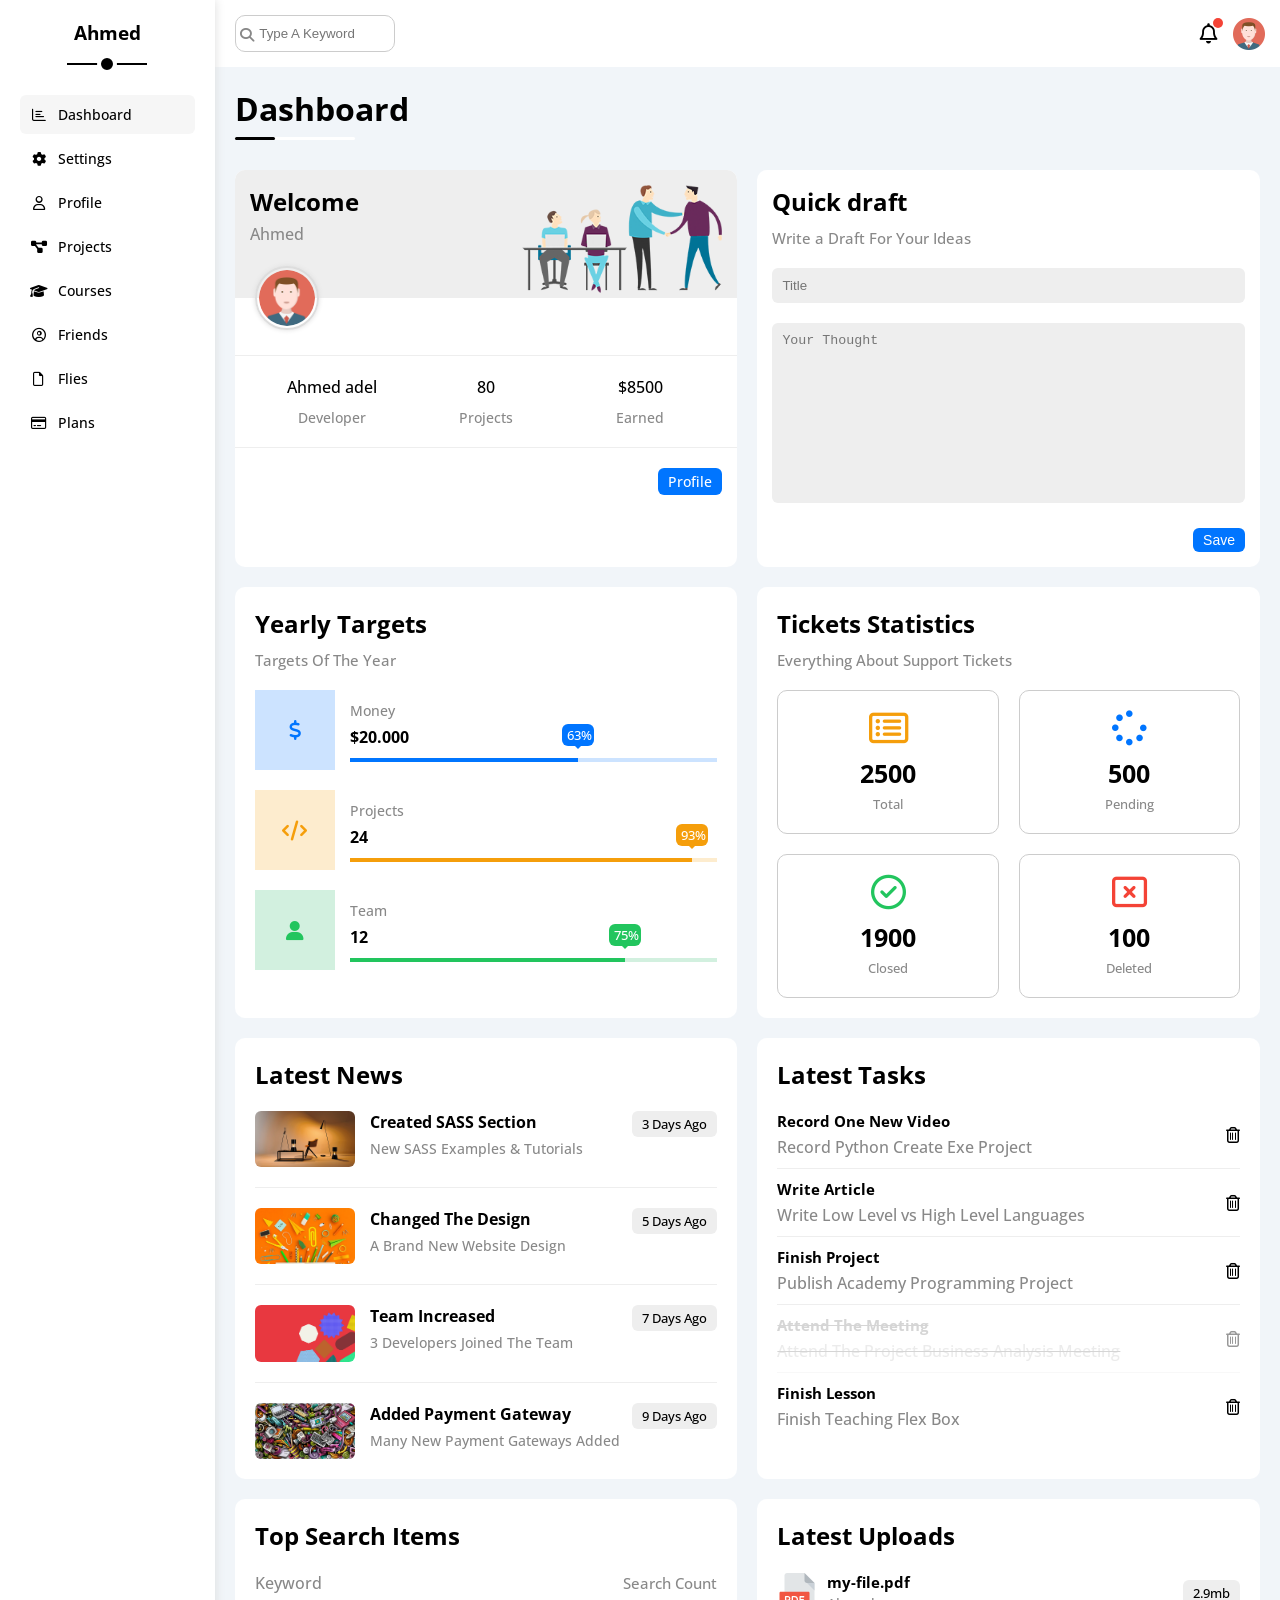
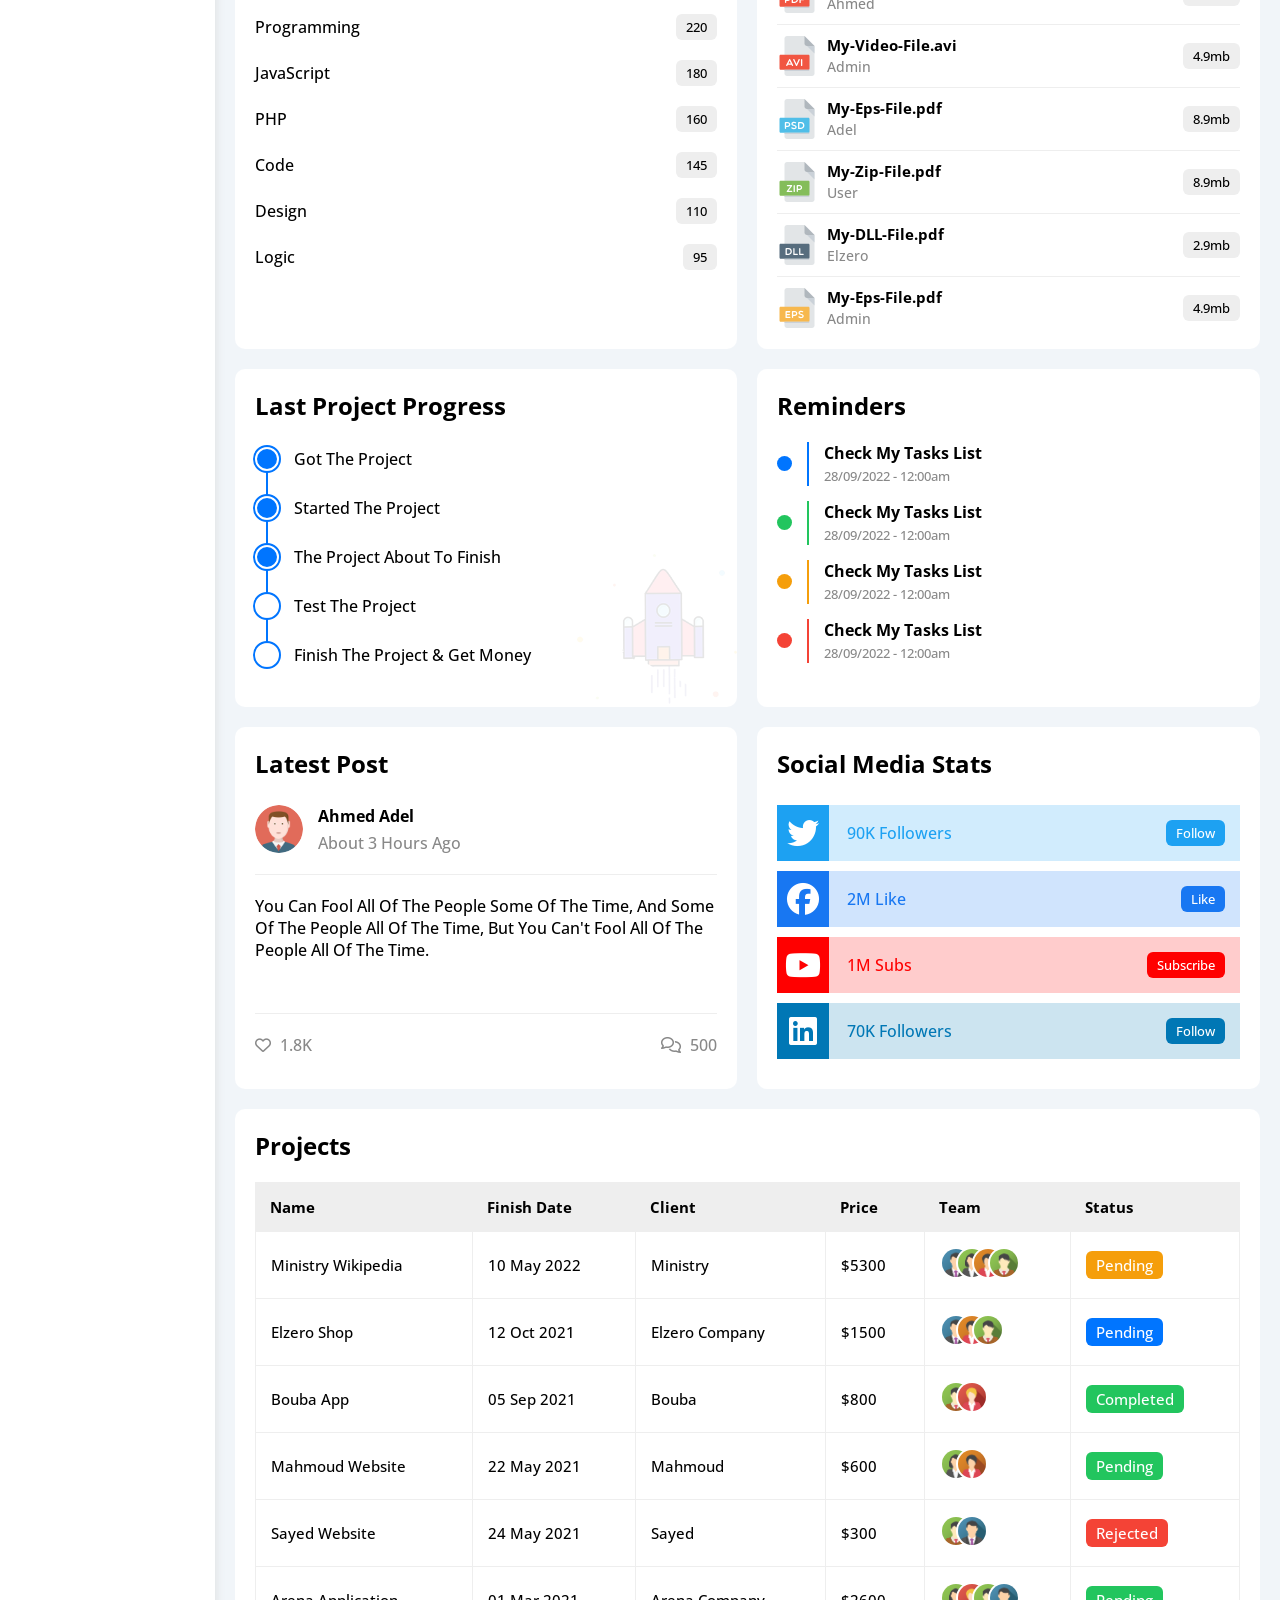
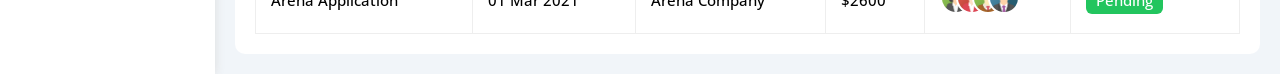
<file: index.html>
<!DOCTYPE html>
<html lang="en">

<head>
    <meta charset="UTF-8">
    <meta name="viewport" content="width=device-width, initial-scale=1.0">
    <link rel="stylesheet" href="css/framework.css">
    <link rel="stylesheet" href="css/master.css">
    <link rel="stylesheet" href="css/all.min.css">
    <link rel="preconnect" href="https://fonts.googleapis.com">
    <link rel="preconnect" href="https://fonts.gstatic.com" crossorigin>
    <link
        href="https://fonts.googleapis.com/css2?family=Open+Sans:ital,wdth,wght@0,75..100,300..800;1,75..100,300..800&display=swap"
        rel="stylesheet">
    <title>Dashboard</title>
</head>

<body>
    <div class="page d-flex ">
        <div class="sidebar bg-white p-20 p-relative">
            <h3 class="p-relative txt-c mt-0">Ahmed</h3>
            <ul>
                <li>
                    <a class="active d-flex align-center fs-14 c-black rad-6 p-10" href="index.html">
                        <i class="fa-regular fa-chart-bar fa-fw"></i>
                        <span class="hide-mobile">Dashboard</span>
                    </a>
                </li>
                <li>
                    <a class=" d-flex align-center fs-14 c-black rad-6 p-10" href="settings.html">
                        <i class="fa-solid fa-gear fa-fw"></i>
                        <span class="hide-mobile">Settings</span>
                    </a>
                </li>
                <li>
                    <a class=" d-flex align-center fs-14 c-black rad-6 p-10" href="profile.html">
                        <i class="fa-regular fa-user fa-fw"></i>
                        <span class="hide-mobile">Profile</span>
                    </a>
                </li>
                <li>
                    <a class=" d-flex align-center fs-14 c-black rad-6 p-10" href="projects.html">
                        <i class="fa-solid fa-diagram-project fa-fw"></i>
                        <span class="hide-mobile">Projects</span>
                    </a>
                </li>
                <li>
                    <a class=" d-flex align-center fs-14 c-black rad-6 p-10" href="courses.html">
                        <i class="fa-solid fa-graduation-cap fa-fw"></i>
                        <span class="hide-mobile">Courses</span>
                    </a>
                </li>
                <li>
                    <a class=" d-flex align-center fs-14 c-black rad-6 p-10" href="friends.html">
                        <i class="fa-regular fa-circle-user fa-fw"></i>
                        <span class="hide-mobile">Friends</span>
                    </a>
                </li>
                <li>
                    <a class=" d-flex align-center fs-14 c-black rad-6 p-10" href="files.html">
                        <i class="fa-regular fa-file fa-fw"></i>
                        <span class="hide-mobile">Flies</span>
                    </a>
                </li>
                <li>
                    <a class=" d-flex align-center fs-14 c-black rad-6 p-10" href="plans.html">
                        <i class="fa-regular fa-credit-card fa-fw"></i>
                        <span class="hide-mobile">Plans</span>
                    </a>
                </li>
            </ul>
        </div>
        <div class="content w-full">
            <!-- start head -->
            <div class="head bg-white p-15 between-flex">
                <div class="search p-relative">
                    <input class="p-10" type="search" placeholder=" Type A Keyword">
                </div>
                <div class="icons d-flex align-center">
                    <span class="notification p-relative">
                        <i class="fa-regular fa-bell fa-lg"></i>
                    </span>
                    <img src="img/avatar.png" alt="profile">
                </div>
            </div>
            <!-- end head -->
            <h1 class="p-relative">Dashboard</h1>
            <div class="wrapper d-grid gap-20 mb-20">
                <!-- start welcome widget -->
                <div class="welcome bg-white rad-10 txt-c-mobile block-mobile ">
                    <div class="intro p-15 d-flex space-between bg-eee">
                        <div>
                            <h2 class="m-0">Welcome</h2>
                            <p class="c-grey mt-5">Ahmed</p>
                        </div>
                        <img src="img/welcome.png" class="hide-mobile" alt="">
                    </div>
                    <img src="img/avatar.png" alt="" class="avatar">
                    <div class="body txt-c d-flex p-20 mt-20 mb-20 block-mobile">
                        <div>Ahmed adel <span class="d-block c-grey fs-14 mt-10">Developer</span></div>
                        <div>80 <span class="d-block c-grey fs-14 mt-10">Projects</span></div>
                        <div>$8500 <span class="d-block c-grey fs-14 mt-10">Earned</span></div>
                    </div>
                    <a href="profile.html" class="visit d-block fs-14 bg-blue c-white w-fit btn-shape">Profile</a>
                </div>
                <!-- end welcome widget -->
                <!-- start Quick Draft -->
                <div class="quick-draft bg-white rad-10 p-15">
                    <h2 class=" mt-0 mb-10">Quick draft</h2>
                    <p class="c-grey m-0 mb-20 fs-15">Write a Draft For Your Ideas</p>
                    <form action="">
                        <input class="w-full p-10 b-none bg-eee rad-6 mb-20 " type="text" placeholder="Title">
                        <textarea class="resize-none w-full bg-eee b-none p-10 mb-20 rad-6" placeholder="Your Thought"
                            r></textarea>
                        <input class="save btn-shape bg-blue c-white b-none w-fit d-block fs-14" type="submit"
                            value="Save">
                    </form>
                </div>
                <!-- end Quick Draft -->
                <!-- start targets -->
                <div class="targets p-20 bg-white rad-10">
                    <h2 class="mt-0 mb-10">Yearly Targets</h2>
                    <p class="mt-0 mb-20 c-grey fs-15">Targets Of The Year</p>
                    <div class="target-row blue d-flex align-center">
                        <div class="icon center-flex">
                            <i class="fa-solid fa-dollar-sign fa-lg c-blue"></i>
                        </div>
                        <div class="details">
                            <span class="fs-14 c-grey">Money</span>
                            <span class="d-block mt-5 mb-10 fw-bold">$20.000</span>
                            <div class="progress p-relative ">
                                <span class="bg-blue blue" style="width: 62%">
                                    <span class="bg-blue c-white">63%</span>
                                </span>
                            </div>
                        </div>
                    </div>
                    <div class="target-row orange d-flex align-center">
                        <div class="icon center-flex">
                            <i class="fa-solid fa-code fa-lg c-orange"></i>
                        </div>
                        <div class="details">
                            <span class="fs-14 c-grey">Projects</span>
                            <span class="d-block mt-5 mb-10 fw-bold">24</span>
                            <div class="progress p-relative ">
                                <span class="bg-orange orange" style="width: 93%">
                                    <span class="bg-orange c-white">93%</span>
                                </span>
                            </div>
                        </div>
                    </div>
                    <div class="target-row green d-flex align-center">
                        <div class="icon center-flex">
                            <i class="fa-solid fa-user fa-lg c-green"></i>
                        </div>
                        <div class="details">
                            <span class="fs-14 c-grey">Team</span>
                            <span class="d-block mt-5 mb-10 fw-bold">12</span>
                            <div class="progress p-relative ">
                                <span class="bg-green green" style="width: 75%">
                                    <span class="bg-green c-white">75%</span>
                                </span>
                            </div>
                        </div>
                    </div>
                </div>
                <!-- end targets -->
                <!-- start ticket widget -->
                <div class="ticket p-20 bg-white rad-10">
                    <h2 class="mt-0 mb-10">Tickets Statistics</h2>
                    <p class="c-grey fs-15 mb-20 mt-0">Everything About Support Tickets</p>
                    <div class=" d-flex txt-c f-wrap gap-20 ">
                        <div class="box c-grey p-20 rad-10 fs-13">
                            <i class="fa-regular fa-rectangle-list fa-2x mb-10 c-orange"></i>
                            <span class="fs-25 fw-bold d-block c-black mb-5">2500</span>
                            Total
                        </div>
                        <div class="box c-grey p-20 rad-10 fs-13">
                            <i class="fa-solid fa-spinner fa-2x mb-10 c-blue"></i>
                            <span class="fs-25 fw-bold d-block c-black mb-5">500</span>
                            Pending
                        </div>
                        <div class="box c-grey p-20 rad-10 fs-13">
                            <i class="fa-regular fa-circle-check fa-2x mb-10 c-green"></i>
                            <span class="fs-25 fw-bold d-block c-black mb-5">1900</span>
                            Closed
                        </div>
                        <div class="box c-grey p-20 rad-10 fs-13">
                            <i class="fa-regular fa-rectangle-xmark fa-2x mb-10 c-red"></i>
                            <span class="fs-25 fw-bold d-block c-black mb-5">100</span>
                            Deleted
                        </div>
                    </div>
                </div>
                <!-- end ticket widget -->
                <!-- start Latest News -->
                <div class="latest-news p-20 bg-white rad-10 txt-c-mobile">
                    <h2 class="m-0 mb-20">Latest News</h2>
                    <div class="news-row d-flex">
                        <img src="img/news-01.png" alt="">
                        <div class="info">
                            <h3>Created SASS Section</h3>
                            <p class="c-grey fs-14 m-0">New SASS Examples & Tutorials</p>
                        </div>
                        <div class="bg-eee btn-shape fs-13 label">3 Days Ago</div>
                    </div>
                    <div class="news-row d-flex">
                        <img src="img/news-02.png" alt="">
                        <div class="info">
                            <h3>Changed The Design</h3>
                            <p class="c-grey fs-14 m-0">A Brand New Website Design</p>
                        </div>
                        <div class="bg-eee btn-shape fs-13 label">5 Days Ago</div>
                    </div>
                    <div class="news-row d-flex">
                        <img src="img/news-03.png" alt="">
                        <div class="info">
                            <h3>Team Increased</h3>
                            <p class="c-grey fs-14 m-0">3 Developers Joined The Team</p>
                        </div>
                        <div class="bg-eee btn-shape fs-13 label">7 Days Ago</div>
                    </div>
                    <div class="news-row d-flex">
                        <img src="img/news-04.png" alt="">
                        <div class="info">
                            <h3>Added Payment Gateway</h3>
                            <p class="c-grey fs-14 m-0">Many New Payment Gateways Added</p>
                        </div>
                        <div class="bg-eee btn-shape fs-13 label">9 Days Ago</div>
                    </div>
                </div>
                <!-- end Latest News -->
                <!-- start tasks -->
                <div class="tasks p-20 bg-white rad-10">
                    <h2 class="m-0 mb-20">Latest Tasks</h2>
                    <div class="tasks-row d-flex align-center">
                        <div class="info">
                            <h3 class="fs-15 m-0 mb-5">Record One New Video</h3>
                            <p class="c-grey m-0">Record Python Create Exe Project</p>
                        </div>
                        <i class="fa-regular fa-trash-can delete"></i>
                    </div>
                    <div class="tasks-row d-flex align-center">
                        <div class="info">
                            <h3 class="fs-15 m-0 mb-5">Write Article</h3>
                            <p class="c-grey m-0">Write Low Level vs High Level Languages</p>
                        </div>
                        <i class="fa-regular fa-trash-can delete"></i>
                    </div>
                    <div class="tasks-row d-flex align-center">
                        <div class="info">
                            <h3 class="fs-15 m-0 mb-5">Finish Project</h3>
                            <p class="c-grey m-0">Publish Academy Programming Project</p>
                        </div>
                        <i class="fa-regular fa-trash-can delete"></i>
                    </div>
                    <div class="tasks-row d-flex align-center">
                        <div class="info">
                            <h3 class="fs-15 m-0 mb-5">Attend The Meeting</h3>
                            <p class="c-grey m-0">Attend The Project Business Analysis Meeting</p>
                        </div>
                        <i class="fa-regular fa-trash-can delete"></i>
                    </div>
                    <div class="tasks-row d-flex align-center">
                        <div class="info">
                            <h3 class="fs-15 m-0 mb-5">Finish Lesson</h3>
                            <p class="c-grey m-0">Finish Teaching Flex Box</p>
                        </div>
                        <i class="fa-regular fa-trash-can delete"></i>
                    </div>
                </div>
                <!-- end tasks -->
                <!-- start search-->
                <div class="search p-20 bg-white rad-10 ">
                    <h2 class="m-0 mb-20">Top Search Items</h2>
                    <div class="items-head c-grey between-flex mb-20">
                        <div>Keyword</div>
                        <div class="fs-15">Search Count</div>
                    </div>
                    <div class="items between-flex mb-20">
                        <div>Programming</div>
                        <div class="bg-eee btn-shape fs-13">220</div>
                    </div>
                    <div class="items between-flex mb-20 ">
                        <div>JavaScript</div>
                        <div class="bg-eee btn-shape fs-13">180</div>
                    </div>
                    <div class="items between-flex mb-20">
                        <div>PHP</div>
                        <div class="bg-eee btn-shape fs-13">160</div>
                    </div>
                    <div class="items between-flex mb-20">
                        <div>Code</div>
                        <div class="bg-eee btn-shape fs-13">145</div>
                    </div>
                    <div class="items between-flex mb-20">
                        <div>Design</div>
                        <div class="bg-eee btn-shape fs-13">110</div>
                    </div>
                    <div class="items between-flex ">
                        <div>Logic</div>
                        <div class="bg-eee btn-shape fs-13">95</div>
                    </div>
                </div>
                <!--end search-->
                <!--start Latest Uploads-->
                <div class="uploads p-20 rad-10 bg-white">
                    <h2 class="m-0 mb-20">Latest Uploads</h2>
                    <div class="uploads-row d-flex align-center">
                        <img src="img/pdf.svg" alt="">
                        <div class="info">
                            <h3 class="fs-15 m-0">my-file.pdf</h3>
                            <span class="c-grey fs-14">Ahmed</span>
                        </div>
                        <div class="file-size bg-eee btn-shape fs-13">2.9mb</div>
                    </div>
                    <div class="uploads-row d-flex align-center">
                        <img src="img/avi.svg" alt="">
                        <div class="info">
                            <h3 class="fs-15 m-0">My-Video-File.avi</h3>
                            <span class="c-grey fs-14">Admin</span>
                        </div>
                        <div class="file-size bg-eee btn-shape fs-13">4.9mb</div>
                    </div>
                    <div class="uploads-row d-flex align-center">
                        <img src="img/psd.svg" alt="">
                        <div class="info">
                            <h3 class="fs-15 m-0">My-Eps-File.pdf</h3>
                            <span class="c-grey fs-14">Adel</span>
                        </div>
                        <div class="file-size bg-eee btn-shape fs-13">8.9mb</div>
                    </div>
                    <div class="uploads-row d-flex align-center">
                        <img src="img/zip.svg" alt="">
                        <div class="info">
                            <h3 class="fs-15 m-0">My-Zip-File.pdf</h3>
                            <span class="c-grey fs-14">User</span>
                        </div>
                        <div class="file-size bg-eee btn-shape fs-13">8.9mb</div>
                    </div>
                    <div class="uploads-row d-flex align-center">
                        <img src="img/dll.svg" alt="">
                        <div class="info">
                            <h3 class="fs-15 m-0">My-DLL-File.pdf</h3>
                            <span class="c-grey fs-14">Elzero</span>
                        </div>
                        <div class="file-size bg-eee btn-shape fs-13">2.9mb</div>
                    </div>
                    <div class="uploads-row d-flex align-center">
                        <img src="img/eps.svg" alt="">
                        <div class="info">
                            <h3 class="fs-15 m-0">My-Eps-File.pdf</h3>
                            <span class="c-grey fs-14">Admin</span>
                        </div>
                        <div class="file-size bg-eee btn-shape fs-13">4.9mb</div>
                    </div>
                </div>
                <!-- end Latest Uploads -->
                <!-- start Project Progress -->
                <div class="last-project bg-white p-20 p-relative rad-10">
                    <h2 class="m-0  mb-20">Last Project Progress</h2>
                    <ul class="m-0 p-relative">
                        <li class="d-flex align-center mt-25 done">Got The Project</li>
                        <li class="d-flex align-center mt-25 done">Started The Project</li>
                        <li class="d-flex align-center mt-25 done">The Project About To Finish</li>
                        <li class="d-flex align-center mt-25 currect">Test The Project</li>
                        <li class="d-flex align-center mt-25 next mb-20">Finish The Project & Get Money</li>
                    </ul>
                    <img class="hide-mobile" src="img/project.png" alt="">
                </div>
                <!-- end Project Progress -->
                <!-- start Reminders -->
                <div class="reminder bg-white p-20 rad-10 ">
                    <h2 class="m-0 mb-20">Reminders</h2>
                    <ul class="m-0">
                        <li class="d-flex align-center mt-15">
                            <span class="key mr-15 bg-blue rad-50"></span>
                            <div class="br pl-15 blue">
                                <div class=" fw-bold">Check My Tasks List</div>
                                <span class="c-grey fs-13">28/09/2022 - 12:00am</span>
                            </div>
                        </li>
                        <li class="d-flex align-center mt-15">
                            <span class="key mr-15 bg-green rad-50"></span>
                            <div class="br pl-15 green">
                                <div class=" fw-bold">Check My Tasks List</div>
                                <span class="c-grey fs-13">28/09/2022 - 12:00am</span>
                            </div>
                        </li>
                        <li class="d-flex align-center mt-15">
                            <span class="key mr-15 bg-orange rad-50"></span>
                            <div class="br pl-15 orange">
                                <div class=" fw-bold">Check My Tasks List</div>
                                <span class="c-grey fs-13">28/09/2022 - 12:00am</span>
                            </div>
                        </li>
                        <li class="d-flex align-center mt-15">
                            <span class="key mr-15 bg-red rad-50"></span>
                            <div class="br pl-15 red">
                                <div class=" fw-bold">Check My Tasks List</div>
                                <span class="c-grey fs-13">28/09/2022 - 12:00am</span>
                            </div>
                        </li>
                    </ul>
                </div>
                <!-- end Reminders -->
                <!-- start Latest Post  -->
                <div class="latest-post bg-white rad-10 p-20">
                    <h2 class="m-0 mb-25">Latest Post</h2>
                    <div class="top d-flex align-center">
                        <img src="img/avatar.png" alt="">
                        <div class="info">
                            <span class="fw-bold mb-5 d-block">Ahmed Adel</span>
                            <span class="c-grey">About 3 Hours Ago</span>
                        </div>
                    </div>
                    <div class="content txt-c-mobile pt-20 pb-20 mb-20 mt-20">
                        <div>You can fool all of the people some of the time, and some of the people all of the time,
                            but
                            you can't fool all of the people all of the time.</div>
                    </div>
                    <div class="stats mt-10 mb-10 between-flex c-grey">
                        <div>
                            <i class="fa-regular fa-heart"></i>
                            <span class="ml-5">1.8K</span>
                        </div>
                        <div>
                            <i class="fa-regular fa-comments"></i>
                            <span class="ml-5">500</span>
                        </div>
                    </div>
                </div>
                <!-- end Latest Post  -->
                <!-- start Social Media -->
                <div class="social-media bg-white p-20 rad-10 p-relative">
                    <h2 class="m-0 mb-25">Social Media Stats</h2>
                    <div class="box twitter between-flex mb-10 p-relative p-15">
                        <i class="fa-brands fa-twitter fa-2x"></i>
                        <span>90K Followers</span>
                        <a class="btn-shape fs-13 c-white" href="#">Follow</a>
                    </div>
                    <div class="box facebook between-flex mb-10 p-relative p-15">
                        <i class="fa-brands fa-facebook fa-2x"></i>
                        <span>2M Like</span>
                        <a class="btn-shape fs-13 c-white" href="#">Like</a>
                    </div>
                    <div class="box youtube between-flex mb-10 p-relative p-15">
                        <i class="fa-brands fa-youtube fa-2x"></i>
                        <span>1M Subs</span>
                        <a class="btn-shape fs-13 c-white" href="#">Subscribe</a>
                    </div>
                    <div class="box linkedin between-flex mb-10 p-relative p-15">
                        <i class="fa-brands fa-linkedin fa-2x"></i>
                        <span>70K Followers</span>
                        <a class="btn-shape fs-13 c-white" href="#">Follow</a>
                    </div>
                </div>
                <!-- end Social Media -->
            </div>
            <!-- start project table -->
            <div class="projects p-20 bg-white rad-10 m-20">
                <h2 class="m-0 mb-20">Projects</h2>
                <div class="responsive-table">
                    <table class="fs-15 w-full">
                        <thead>
                            <tr>
                                <td>Name</td>
                                <td>Finish Date</td>
                                <td>Client</td>
                                <td>Price</td>
                                <td>Team</td>
                                <td>Status</td>
                            </tr>
                        </thead>
                        <tbody>
                            <tr>
                                <td>Ministry Wikipedia</td>
                                <td>10 May 2022</td>
                                <td>Ministry</td>
                                <td>$5300</td>
                                <td>
                                    <img src="img/team-01.png" alt="">
                                    <img src="img/team-02.png" alt="">
                                    <img src="img/team-04.png" alt="">
                                    <img src="img/team-03.png" alt="">
                                </td>
                                <td><span class="label bg-orange c-white btn-shape">Pending</span></td>
                            </tr>
                            <tr>
                                <td>Elzero Shop</td>
                                <td>12 Oct 2021</td>
                                <td>Elzero Company</td>
                                <td>$1500</td>
                                <td>
                                    <img src="img/team-01.png" alt="">
                                    <img src="img/team-04.png" alt="">
                                    <img src="img/team-03.png" alt="">
                                </td>
                                <td><span class="label bg-blue c-white btn-shape">Pending</span></td>
                            </tr>
                            <tr>
                                <td>Bouba App</td>
                                <td>05 Sep 2021</td>
                                <td>Bouba</td>
                                <td>$800</td>
                                <td>
                                    <img src="img/team-03.png" alt="">
                                    <img src="img/team-05.png" alt="">
                                </td>
                                <td><span class="label bg-green c-white btn-shape">Completed</span></td>
                            </tr>
                            <tr>
                                <td>Mahmoud Website</td>
                                <td>22 May 2021</td>
                                <td>Mahmoud</td>
                                <td>$600</td>
                                <td>
                                    <img src="img/team-02.png" alt="">
                                    <img src="img/team-04.png" alt="">

                                </td>
                                <td><span class="label bg-green c-white btn-shape">Pending</span></td>
                            </tr>
                            <tr>
                                <td>Sayed Website</td>
                                <td>24 May 2021</td>
                                <td>Sayed</td>
                                <td>$300</td>
                                <td>
                                    <img src="img/team-03.png" alt="">
                                    <img src="img/team-01.png" alt="">
                                </td>
                                <td><span class="label bg-red c-white btn-shape">Rejected</span></td>
                            </tr>
                            <tr>
                                <td>Arena Application</td>
                                <td>01 Mar 2021</td>
                                <td>Arena Company</td>
                                <td>$2600</td>
                                <td>
                                    <img src="img/team-02.png" alt="">
                                    <img src="img/team-05.png" alt="">
                                    <img src="img/team-03.png" alt="">
                                    <img src="img/team-01.png" alt="">
                                </td>
                                <td><span class="label bg-green c-white btn-shape">Pending</span></td>
                            </tr>
                        </tbody>
                    </table>
                </div>
            </div>
            <!-- end project table -->
        </div>
    </div>
</body>

</html>
</file>
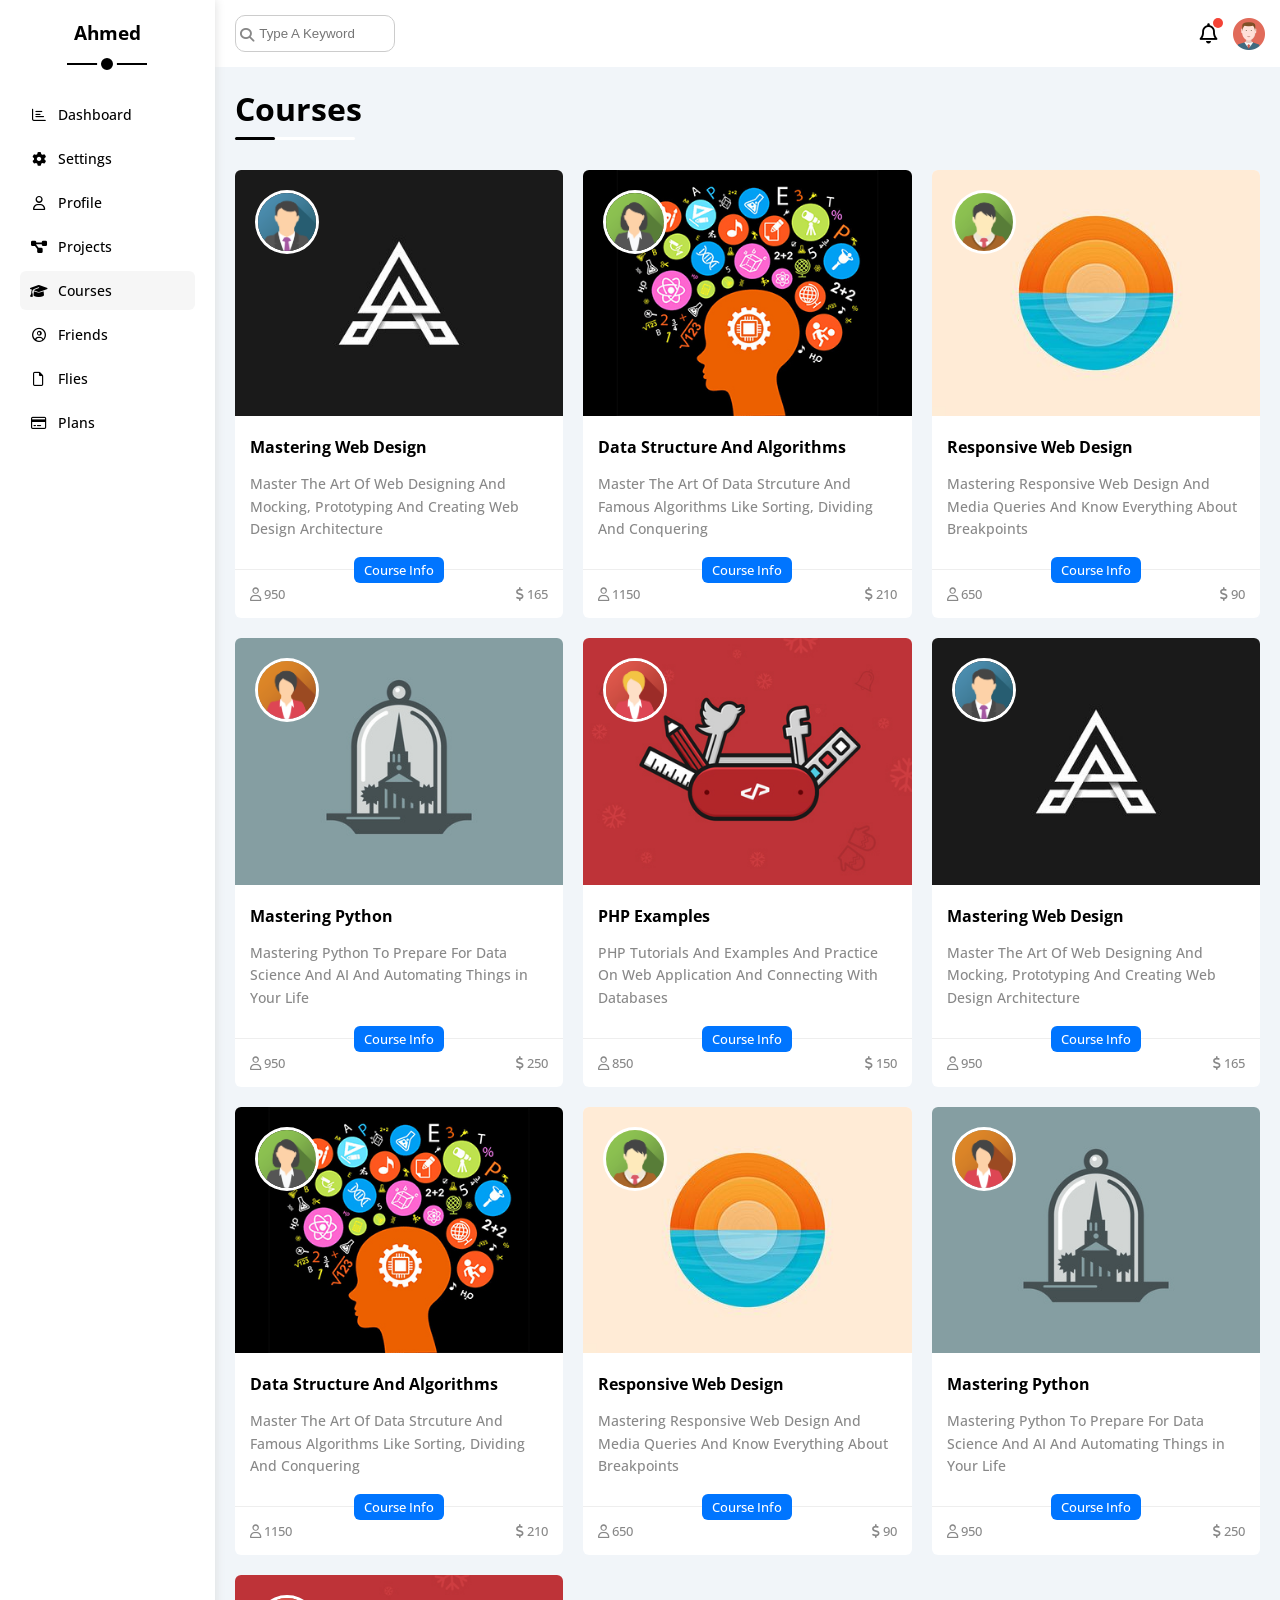
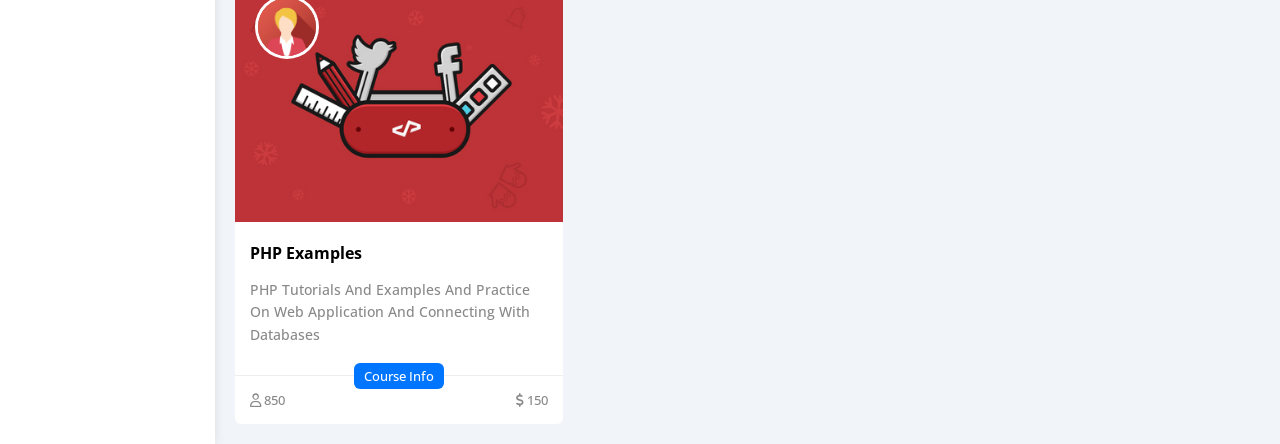
<file: courses.html>
<!DOCTYPE html>
<html lang="en">

<head>
    <meta charset="UTF-8">
    <meta name="viewport" content="width=device-width, initial-scale=1.0">
    <link rel="stylesheet" href="css/framework.css">
    <link rel="stylesheet" href="css/master.css">
    <link rel="stylesheet" href="css/all.min.css">
    <link rel="preconnect" href="https://fonts.googleapis.com">
    <link rel="preconnect" href="https://fonts.gstatic.com" crossorigin>
    <link
        href="https://fonts.googleapis.com/css2?family=Open+Sans:ital,wdth,wght@0,75..100,300..800;1,75..100,300..800&display=swap"
        rel="stylesheet">
    <title>Profile</title>
</head>

<body>
    <div class="page d-flex ">
        <div class="sidebar bg-white p-20 p-relative">
            <h3 class="p-relative txt-c mt-0">Ahmed</h3>
            <ul>
                <li>
                    <a class="d-flex align-center fs-14 c-black rad-6 p-10" href="index.html">
                        <i class="fa-regular fa-chart-bar fa-fw"></i>
                        <span class="hide-mobile">Dashboard</span>
                    </a>
                </li>
                <li>
                    <a class=" d-flex align-center fs-14 c-black rad-6 p-10" href="settings.html">
                        <i class="fa-solid fa-gear fa-fw"></i>
                        <span class="hide-mobile">Settings</span>
                    </a>
                </li>
                <li>
                    <a class=" d-flex align-center fs-14 c-black rad-6 p-10" href="profile.html">
                        <i class="fa-regular fa-user fa-fw"></i>
                        <span class="hide-mobile">Profile</span>
                    </a>
                </li>
                <li>
                    <a class=" d-flex align-center fs-14 c-black rad-6 p-10" href="projects.html">
                        <i class="fa-solid fa-diagram-project fa-fw"></i>
                        <span class="hide-mobile">Projects</span>
                    </a>
                </li>
                <li>
                    <a class="active d-flex align-center fs-14 c-black rad-6 p-10" href="courses.html">
                        <i class="fa-solid fa-graduation-cap fa-fw"></i>
                        <span class="hide-mobile">Courses</span>
                    </a>
                </li>
                <li>
                    <a class=" d-flex align-center fs-14 c-black rad-6 p-10" href="friends.html">
                        <i class="fa-regular fa-circle-user fa-fw"></i>
                        <span class="hide-mobile">Friends</span>
                    </a>
                </li>
                <li>
                    <a class=" d-flex align-center fs-14 c-black rad-6 p-10" href="files.html">
                        <i class="fa-regular fa-file fa-fw"></i>
                        <span class="hide-mobile">Flies</span>
                    </a>
                </li>
                <li>
                    <a class=" d-flex align-center fs-14 c-black rad-6 p-10" href="plans.html">
                        <i class="fa-regular fa-credit-card fa-fw"></i>
                        <span class="hide-mobile">Plans</span>
                    </a>
                </li>
            </ul>
        </div>
        <div class="content w-full">
            <!-- start head -->
            <div class="head bg-white p-15 between-flex">
                <div class="search p-relative">
                    <input class="p-10" type="search" placeholder=" Type A Keyword">
                </div>
                <div class="icons d-flex align-center">
                    <span class="notification p-relative">
                        <i class="fa-regular fa-bell fa-lg"></i>
                    </span>
                    <img src="img/avatar.png" alt="profile">
                </div>
            </div>
            <!-- end head -->
            <!-- start profile page -->
            <h1 class="p-relative">Courses</h1>
            <div class="courses-page d-grid m-20 gap-20">
                <div class="course bg-white rad-6 p-relative">
                    <img class="cover w-full" src="img/course-01.jpg" alt="">
                    <img class="owner rad-50" src="img/team-01.png" alt="">
                    <div class="p-15">
                        <h4 class="m-0">Mastering Web Design</h4>
                        <p class="description c-grey fs-14 mt-15">Master The Art Of Web Designing And Mocking, Prototyping And Creating Web Design Architecture</p>
                    </div>
                    <div class="info p-15 between-flex c-grey fs-13 p-relative">
                        <div class="title btn-shape bg-blue c-white">Course Info</div>
                        <span><i class="fa-regular fa-user"></i> 950</span>
                        <span><i class="fa-solid fa-dollar-sign"></i> 165</span>
                    </div>
                </div>
                <div class="course bg-white rad-6 p-relative">
                    <img class="cover w-full" src="img/course-02.jpg" alt="">
                    <img class="owner rad-50" src="img/team-02.png" alt="">
                    <div class="p-15">
                        <h4 class="m-0">Data Structure And Algorithms</h4>
                        <p class="description c-grey fs-14 mt-15">Master The Art Of Data Strcuture And Famous Algorithms Like Sorting, Dividing And Conquering</p>
                    </div>
                    <div class="info p-15 between-flex c-grey fs-13 p-relative">
                        <div class="title btn-shape bg-blue c-white">Course Info</div>
                        <span><i class="fa-regular fa-user"></i> 1150</span>
                        <span><i class="fa-solid fa-dollar-sign"></i> 210</span>
                    </div>
                </div>
                <div class="course bg-white rad-6 p-relative">
                    <img class="cover w-full" src="img/course-03.jpg" alt="">
                    <img class="owner rad-50" src="img/team-03.png" alt="">
                    <div class="p-15">
                        <h4 class="m-0">Responsive Web Design</h4>
                        <p class="description c-grey fs-14 mt-15">Mastering Responsive Web Design And Media Queries And Know Everything About Breakpoints</p>
                    </div>
                    <div class="info p-15 between-flex c-grey fs-13 p-relative">
                        <div class="title btn-shape bg-blue c-white">Course Info</div>
                        <span><i class="fa-regular fa-user"></i> 650</span>
                        <span><i class="fa-solid fa-dollar-sign"></i> 90</span>
                    </div>
                </div>
                <div class="course bg-white rad-6 p-relative">
                    <img class="cover w-full" src="img/course-04.jpg" alt="">
                    <img class="owner rad-50" src="img/team-04.png" alt="">
                    <div class="p-15">
                        <h4 class="m-0">Mastering Python</h4>
                        <p class="description c-grey fs-14 mt-15">Mastering Python To Prepare For Data Science And AI And Automating Things in Your Life</p>
                    </div>
                    <div class="info p-15 between-flex c-grey fs-13 p-relative">
                        <div class="title btn-shape bg-blue c-white">Course Info</div>
                        <span><i class="fa-regular fa-user"></i> 950</span>
                        <span><i class="fa-solid fa-dollar-sign"></i> 250</span>
                    </div>
                </div>
                <div class="course bg-white rad-6 p-relative">
                    <img class="cover w-full" src="img/course-05.jpg" alt="">
                    <img class="owner rad-50" src="img/team-05.png" alt="">
                    <div class="p-15">
                        <h4 class="m-0">PHP Examples</h4>
                        <p class="description c-grey fs-14 mt-15">PHP Tutorials And Examples And Practice On Web Application And Connecting With Databases</p>
                    </div>
                    <div class="info p-15 between-flex c-grey fs-13 p-relative">
                        <div class="title btn-shape bg-blue c-white">Course Info</div>
                        <span><i class="fa-regular fa-user"></i> 850</span>
                        <span><i class="fa-solid fa-dollar-sign"></i> 150</span>
                    </div>
                </div>
                <div class="course bg-white rad-6 p-relative">
                    <img class="cover w-full" src="img/course-01.jpg" alt="">
                    <img class="owner rad-50" src="img/team-01.png" alt="">
                    <div class="p-15">
                        <h4 class="m-0">Mastering Web Design</h4>
                        <p class="description c-grey fs-14 mt-15">Master The Art Of Web Designing And Mocking, Prototyping And Creating Web Design Architecture</p>
                    </div>
                    <div class="info p-15 between-flex c-grey fs-13 p-relative">
                        <div class="title btn-shape bg-blue c-white">Course Info</div>
                        <span><i class="fa-regular fa-user"></i> 950</span>
                        <span><i class="fa-solid fa-dollar-sign"></i> 165</span>
                    </div>
                </div>
                <div class="course bg-white rad-6 p-relative">
                    <img class="cover w-full" src="img/course-02.jpg" alt="">
                    <img class="owner rad-50" src="img/team-02.png" alt="">
                    <div class="p-15">
                        <h4 class="m-0">Data Structure And Algorithms</h4>
                        <p class="description c-grey fs-14 mt-15">Master The Art Of Data Strcuture And Famous Algorithms Like Sorting, Dividing And Conquering</p>
                    </div>
                    <div class="info p-15 between-flex c-grey fs-13 p-relative">
                        <div class="title btn-shape bg-blue c-white">Course Info</div>
                        <span><i class="fa-regular fa-user"></i> 1150</span>
                        <span><i class="fa-solid fa-dollar-sign"></i> 210</span>
                    </div>
                </div>
                <div class="course bg-white rad-6 p-relative">
                    <img class="cover w-full" src="img/course-03.jpg" alt="">
                    <img class="owner rad-50" src="img/team-03.png" alt="">
                    <div class="p-15">
                        <h4 class="m-0">Responsive Web Design</h4>
                        <p class="description c-grey fs-14 mt-15">Mastering Responsive Web Design And Media Queries And Know Everything About Breakpoints</p>
                    </div>
                    <div class="info p-15 between-flex c-grey fs-13 p-relative">
                        <div class="title btn-shape bg-blue c-white">Course Info</div>
                        <span><i class="fa-regular fa-user"></i> 650</span>
                        <span><i class="fa-solid fa-dollar-sign"></i> 90</span>
                    </div>
                </div>
                <div class="course bg-white rad-6 p-relative">
                    <img class="cover w-full" src="img/course-04.jpg" alt="">
                    <img class="owner rad-50" src="img/team-04.png" alt="">
                    <div class="p-15">
                        <h4 class="m-0">Mastering Python</h4>
                        <p class="description c-grey fs-14 mt-15">Mastering Python To Prepare For Data Science And AI And Automating Things in Your Life</p>
                    </div>
                    <div class="info p-15 between-flex c-grey fs-13 p-relative">
                        <div class="title btn-shape bg-blue c-white">Course Info</div>
                        <span><i class="fa-regular fa-user"></i> 950</span>
                        <span><i class="fa-solid fa-dollar-sign"></i> 250</span>
                    </div>
                </div>
                <div class="course bg-white rad-6 p-relative">
                    <img class="cover w-full" src="img/course-05.jpg" alt="">
                    <img class="owner rad-50" src="img/team-05.png" alt="">
                    <div class="p-15">
                        <h4 class="m-0">PHP Examples</h4>
                        <p class="description c-grey fs-14 mt-15">PHP Tutorials And Examples And Practice On Web Application And Connecting With Databases</p>
                    </div>
                    <div class="info p-15 between-flex c-grey fs-13 p-relative">
                        <div class="title btn-shape bg-blue c-white">Course Info</div>
                        <span><i class="fa-regular fa-user"></i> 850</span>
                        <span><i class="fa-solid fa-dollar-sign"></i> 150</span>
                    </div>
                </div>
            </div>
        </div>
    </div>
</body>

</html>
</file>
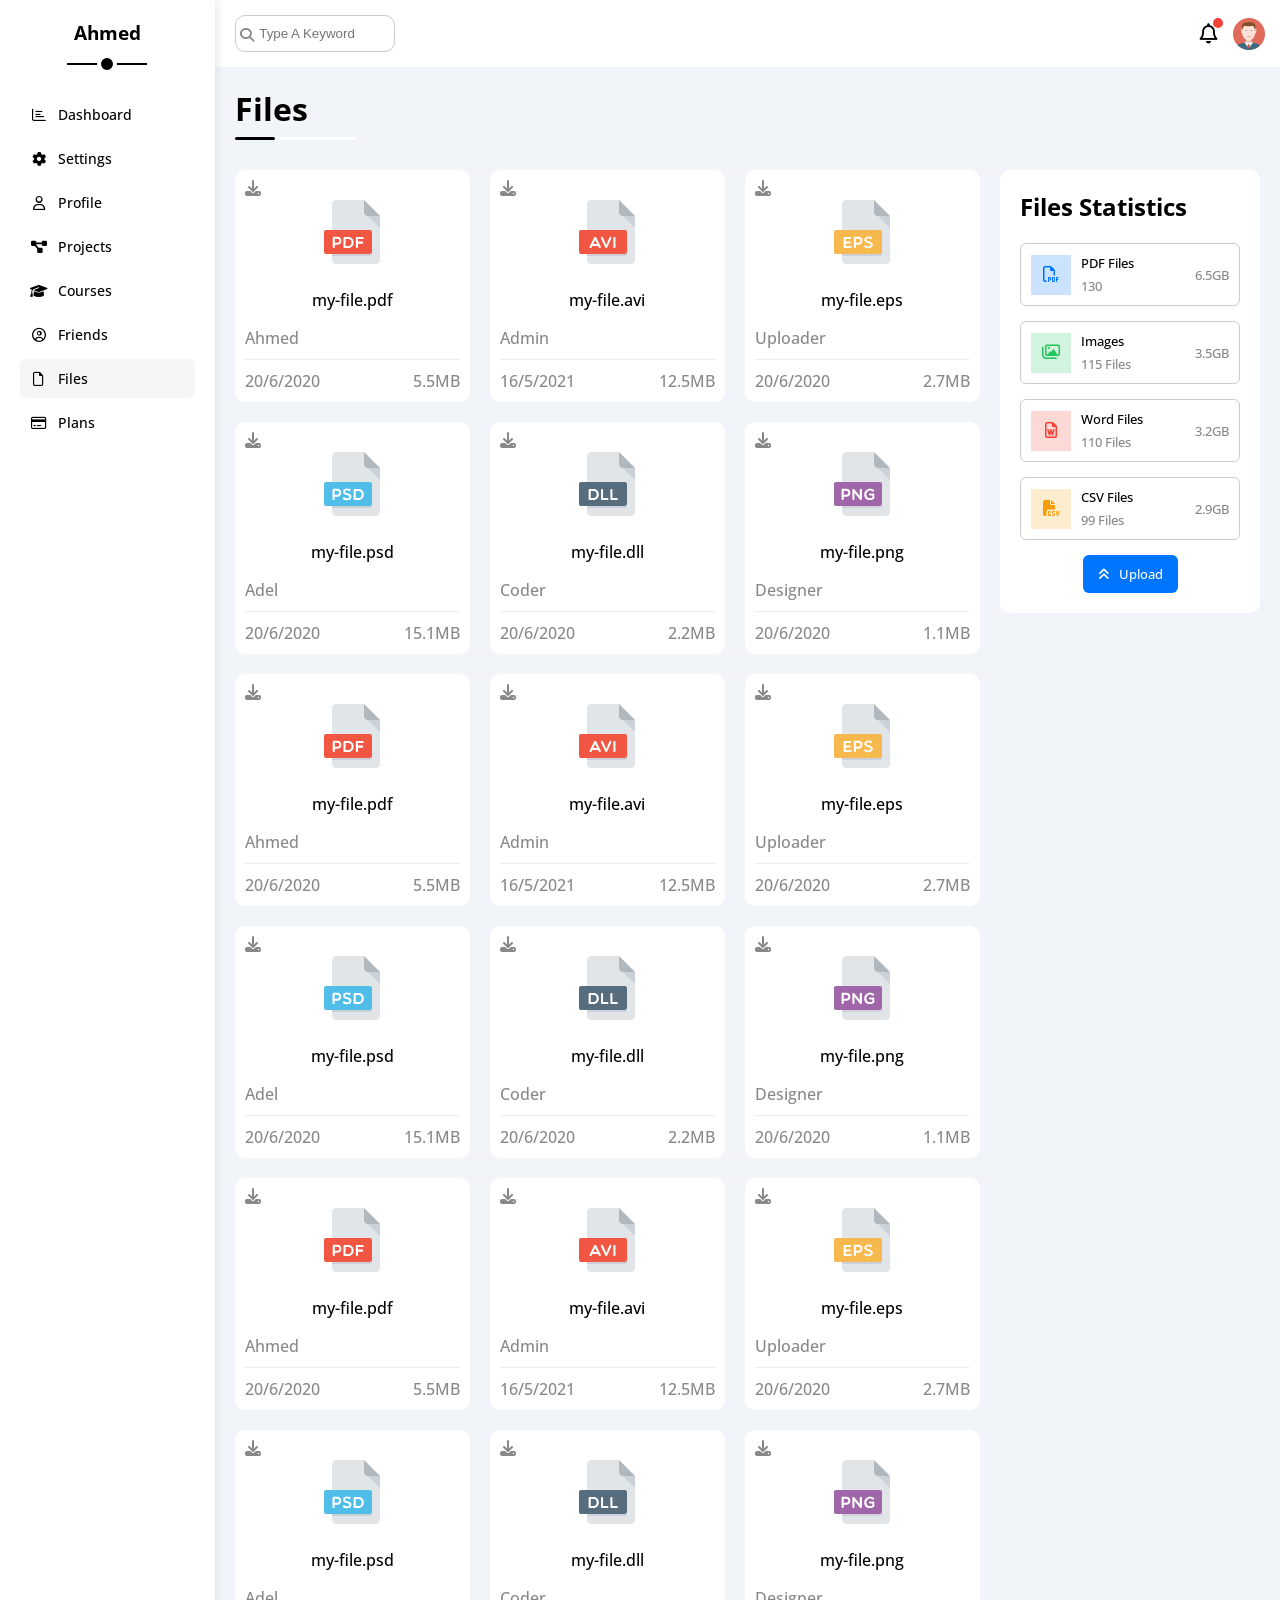
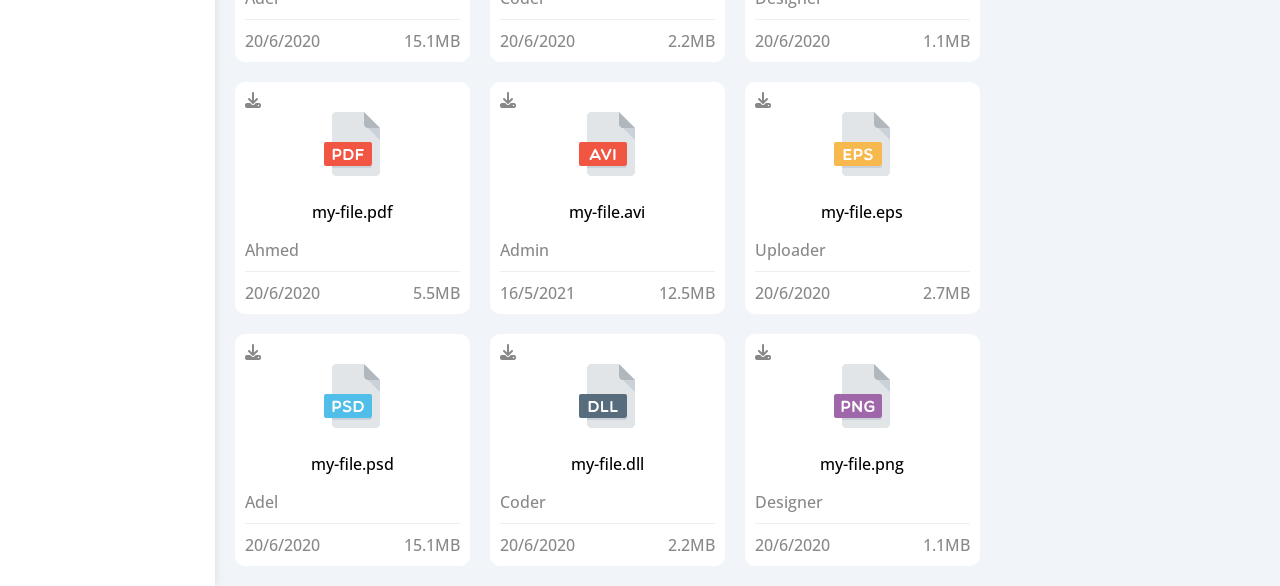
<file: files.html>
<!DOCTYPE html>
<html lang="en">

<head>
    <meta charset="UTF-8">
    <meta name="viewport" content="width=device-width, initial-scale=1.0">
    <link rel="stylesheet" href="css/framework.css">
    <link rel="stylesheet" href="css/master.css">
    <link rel="stylesheet" href="css/all.min.css">
    <link rel="preconnect" href="https://fonts.googleapis.com">
    <link rel="preconnect" href="https://fonts.gstatic.com" crossorigin>
    <link
        href="https://fonts.googleapis.com/css2?family=Open+Sans:ital,wdth,wght@0,75..100,300..800;1,75..100,300..800&display=swap"
        rel="stylesheet">
    <title>Profile</title>
</head>

<body>
    <div class="page d-flex ">
        <div class="sidebar bg-white p-20 p-relative">
            <h3 class="p-relative txt-c mt-0">Ahmed</h3>
            <ul>
                <li>
                    <a class="d-flex align-center fs-14 c-black rad-6 p-10" href="index.html">
                        <i class="fa-regular fa-chart-bar fa-fw"></i>
                        <span class="hide-mobile">Dashboard</span>
                    </a>
                </li>
                <li>
                    <a class=" d-flex align-center fs-14 c-black rad-6 p-10" href="settings.html">
                        <i class="fa-solid fa-gear fa-fw"></i>
                        <span class="hide-mobile">Settings</span>
                    </a>
                </li>
                <li>
                    <a class=" d-flex align-center fs-14 c-black rad-6 p-10" href="profile.html">
                        <i class="fa-regular fa-user fa-fw"></i>
                        <span class="hide-mobile">Profile</span>
                    </a>
                </li>
                <li>
                    <a class=" d-flex align-center fs-14 c-black rad-6 p-10" href="projects.html">
                        <i class="fa-solid fa-diagram-project fa-fw"></i>
                        <span class="hide-mobile">Projects</span>
                    </a>
                </li>
                <li>
                    <a class=" d-flex align-center fs-14 c-black rad-6 p-10" href="courses.html">
                        <i class="fa-solid fa-graduation-cap fa-fw"></i>
                        <span class="hide-mobile">Courses</span>
                    </a>
                </li>
                <li>
                    <a class=" d-flex align-center fs-14 c-black rad-6 p-10" href="friends.html">
                        <i class="fa-regular fa-circle-user fa-fw"></i>
                        <span class="hide-mobile">Friends</span>
                    </a>
                </li>
                <li>
                    <a class="active d-flex align-center fs-14 c-black rad-6 p-10" href="files.html">
                        <i class="fa-regular fa-file fa-fw"></i>
                        <span class="hide-mobile">Files</span>
                    </a>
                </li>
                <li>
                    <a class=" d-flex align-center fs-14 c-black rad-6 p-10" href="plans.html">
                        <i class="fa-regular fa-credit-card fa-fw"></i>
                        <span class="hide-mobile">Plans</span>
                    </a>
                </li>
            </ul>
        </div>
        <div class="content w-full">
            <!-- start head -->
            <div class="head bg-white p-15 between-flex">
                <div class="search p-relative">
                    <input class="p-10" type="search" placeholder=" Type A Keyword">
                </div>
                <div class="icons d-flex align-center">
                    <span class="notification p-relative">
                        <i class="fa-regular fa-bell fa-lg"></i>
                    </span>
                    <img src="img/avatar.png" alt="profile">
                </div>
            </div>
            <!-- end head -->
            <!-- start profile page -->
            <h1 class="p-relative">Files</h1>
            <div class="files-page d-flex m-20 gap-20">
                <div class="files-statistics bg-white rad-10 p-20">
                    <h2 class="txt-c-mobile mt-0 mb-20">Files Statistics</h2>
                    <div class="p-10 border-ccc mb-15 rad-6 fs-13 d-flex align-center">
                        <i class="fa-regular fa-file-pdf fa-lg center-flex blue c-blue icon"></i>
                        <div class="info">
                            <span>PDF Files</span>
                            <span class="c-grey mt-5 d-block">130</span>
                        </div>
                        <div class="size c-grey">6.5GB</div>
                    </div>
                    <div class="p-10 border-ccc mb-15 rad-6 fs-13 d-flex align-center">
                        <i class="fa-regular fa-images fa-lg green center-flex c-green icon"></i>
                        <div class="info">
                            <span>Images</span>
                            <span class="c-grey mt-5 d-block">115 Files</span>
                        </div>
                        <div class="size c-grey">3.5GB</div>
                    </div>
                    <div class="p-10 border-ccc mb-15 rad-6 fs-13 d-flex align-center">
                        <i class="fa-regular fa-file-word fa-lg red center-flex c-red icon"></i>
                        <div class="info">
                            <span>Word Files</span>
                            <span class="c-grey mt-5 d-block">110 Files</span>
                        </div>
                        <div class="size c-grey">3.2GB</div>
                    </div>
                    <div class="p-10 border-ccc mb-15 rad-6 fs-13 d-flex align-center">
                        <i class="fa-solid fa-file-csv fa-lg orange center-flex c-orange icon"></i>
                        <div class="info">
                            <span>CSV Files</span>
                            <span class="c-grey mt-5 d-block">99 Files</span>
                        </div>
                        <div class="size c-grey">2.9GB</div>
                    </div>
                    <a class="c-white w-fit rad-6 d-block fs-13 bg-blue" href="#"><i class="fa-solid fa-angles-up mr-10"></i>Upload</a>
                </div>
                <!-- start files -->
                <div class="files d-grid gap-20">
                    <div class="file bg-white rad-10 p-10 p-relative">
                        <i class="fa-solid fa-download c-grey p-absolute"></i>
                        <div class="icon txt-c">
                            <img src="img/pdf.svg" alt="">
                        </div>
                        <div class="txt-c mb-15">my-file.pdf</div>
                        <p class="c-grey mb-0">Ahmed</p>
                        <div class="info between-flex c-grey mt-10 pt-10">
                            <span>20/6/2020</span>
                            <span>5.5MB</span>
                        </div>
                    </div>
                    <div class="file bg-white rad-10 p-10 p-relative">
                        <i class="fa-solid fa-download c-grey p-absolute"></i>
                        <div class="icon txt-c">
                            <img src="img/avi.svg" alt="">
                        </div>
                        <div class="txt-c mb-15">my-file.avi</div>
                        <p class="c-grey mb-0">Admin</p>
                        <div class="info between-flex c-grey mt-10 pt-10">
                            <span>16/5/2021</span>
                            <span>12.5MB</span>
                        </div>
                    </div>
                    <div class="file bg-white rad-10 p-10 p-relative">
                        <i class="fa-solid fa-download c-grey p-absolute"></i>
                        <div class="icon txt-c">
                            <img src="img/eps.svg" alt="">
                        </div>
                        <div class="txt-c mb-15">my-file.eps</div>
                        <p class="c-grey mb-0">Uploader</p>
                        <div class="info between-flex c-grey mt-10 pt-10">
                            <span>20/6/2020</span>
                            <span>2.7MB</span>
                        </div>
                    </div>
                    <div class="file bg-white rad-10 p-10 p-relative">
                        <i class="fa-solid fa-download c-grey p-absolute"></i>
                        <div class="icon txt-c">
                            <img src="img/psd.svg" alt="">
                        </div>
                        <div class="txt-c mb-15">my-file.psd</div>
                        <p class="c-grey mb-0">Adel</p>
                        <div class="info between-flex c-grey mt-10 pt-10">
                            <span>20/6/2020</span>
                            <span>15.1MB</span>
                        </div>
                    </div>
                    <div class="file bg-white rad-10 p-10 p-relative">
                        <i class="fa-solid fa-download c-grey p-absolute"></i>
                        <div class="icon txt-c">
                            <img src="img/dll.svg" alt="">
                        </div>
                        <div class="txt-c mb-15">my-file.dll</div>
                        <p class="c-grey mb-0">Coder</p>
                        <div class="info between-flex c-grey mt-10 pt-10">
                            <span>20/6/2020</span>
                            <span>2.2MB</span>
                        </div>
                    </div>
                    <div class="file bg-white rad-10 p-10 p-relative">
                        <i class="fa-solid fa-download c-grey p-absolute"></i>
                        <div class="icon txt-c">
                            <img src="img/png.svg" alt="">
                        </div>
                        <div class="txt-c mb-15">my-file.png</div>
                        <p class="c-grey mb-0">Designer</p>
                        <div class="info between-flex c-grey mt-10 pt-10">
                            <span>20/6/2020</span>
                            <span>1.1MB</span>
                        </div>
                    </div>
                    <div class="file bg-white rad-10 p-10 p-relative">
                        <i class="fa-solid fa-download c-grey p-absolute"></i>
                        <div class="icon txt-c">
                            <img src="img/pdf.svg" alt="">
                        </div>
                        <div class="txt-c mb-15">my-file.pdf</div>
                        <p class="c-grey mb-0">Ahmed</p>
                        <div class="info between-flex c-grey mt-10 pt-10">
                            <span>20/6/2020</span>
                            <span>5.5MB</span>
                        </div>
                    </div>
                    <div class="file bg-white rad-10 p-10 p-relative">
                        <i class="fa-solid fa-download c-grey p-absolute"></i>
                        <div class="icon txt-c">
                            <img src="img/avi.svg" alt="">
                        </div>
                        <div class="txt-c mb-15">my-file.avi</div>
                        <p class="c-grey mb-0">Admin</p>
                        <div class="info between-flex c-grey mt-10 pt-10">
                            <span>16/5/2021</span>
                            <span>12.5MB</span>
                        </div>
                    </div>
                    <div class="file bg-white rad-10 p-10 p-relative">
                        <i class="fa-solid fa-download c-grey p-absolute"></i>
                        <div class="icon txt-c">
                            <img src="img/eps.svg" alt="">
                        </div>
                        <div class="txt-c mb-15">my-file.eps</div>
                        <p class="c-grey mb-0">Uploader</p>
                        <div class="info between-flex c-grey mt-10 pt-10">
                            <span>20/6/2020</span>
                            <span>2.7MB</span>
                        </div>
                    </div>
                    <div class="file bg-white rad-10 p-10 p-relative">
                        <i class="fa-solid fa-download c-grey p-absolute"></i>
                        <div class="icon txt-c">
                            <img src="img/psd.svg" alt="">
                        </div>
                        <div class="txt-c mb-15">my-file.psd</div>
                        <p class="c-grey mb-0">Adel</p>
                        <div class="info between-flex c-grey mt-10 pt-10">
                            <span>20/6/2020</span>
                            <span>15.1MB</span>
                        </div>
                    </div>
                    <div class="file bg-white rad-10 p-10 p-relative">
                        <i class="fa-solid fa-download c-grey p-absolute"></i>
                        <div class="icon txt-c">
                            <img src="img/dll.svg" alt="">
                        </div>
                        <div class="txt-c mb-15">my-file.dll</div>
                        <p class="c-grey mb-0">Coder</p>
                        <div class="info between-flex c-grey mt-10 pt-10">
                            <span>20/6/2020</span>
                            <span>2.2MB</span>
                        </div>
                    </div>
                    <div class="file bg-white rad-10 p-10 p-relative">
                        <i class="fa-solid fa-download c-grey p-absolute"></i>
                        <div class="icon txt-c">
                            <img src="img/png.svg" alt="">
                        </div>
                        <div class="txt-c mb-15">my-file.png</div>
                        <p class="c-grey mb-0">Designer</p>
                        <div class="info between-flex c-grey mt-10 pt-10">
                            <span>20/6/2020</span>
                            <span>1.1MB</span>
                        </div>
                    </div>
                    <div class="file bg-white rad-10 p-10 p-relative">
                        <i class="fa-solid fa-download c-grey p-absolute"></i>
                        <div class="icon txt-c">
                            <img src="img/pdf.svg" alt="">
                        </div>
                        <div class="txt-c mb-15">my-file.pdf</div>
                        <p class="c-grey mb-0">Ahmed</p>
                        <div class="info between-flex c-grey mt-10 pt-10">
                            <span>20/6/2020</span>
                            <span>5.5MB</span>
                        </div>
                    </div>
                    <div class="file bg-white rad-10 p-10 p-relative">
                        <i class="fa-solid fa-download c-grey p-absolute"></i>
                        <div class="icon txt-c">
                            <img src="img/avi.svg" alt="">
                        </div>
                        <div class="txt-c mb-15">my-file.avi</div>
                        <p class="c-grey mb-0">Admin</p>
                        <div class="info between-flex c-grey mt-10 pt-10">
                            <span>16/5/2021</span>
                            <span>12.5MB</span>
                        </div>
                    </div>
                    <div class="file bg-white rad-10 p-10 p-relative">
                        <i class="fa-solid fa-download c-grey p-absolute"></i>
                        <div class="icon txt-c">
                            <img src="img/eps.svg" alt="">
                        </div>
                        <div class="txt-c mb-15">my-file.eps</div>
                        <p class="c-grey mb-0">Uploader</p>
                        <div class="info between-flex c-grey mt-10 pt-10">
                            <span>20/6/2020</span>
                            <span>2.7MB</span>
                        </div>
                    </div>
                    <div class="file bg-white rad-10 p-10 p-relative">
                        <i class="fa-solid fa-download c-grey p-absolute"></i>
                        <div class="icon txt-c">
                            <img src="img/psd.svg" alt="">
                        </div>
                        <div class="txt-c mb-15">my-file.psd</div>
                        <p class="c-grey mb-0">Adel</p>
                        <div class="info between-flex c-grey mt-10 pt-10">
                            <span>20/6/2020</span>
                            <span>15.1MB</span>
                        </div>
                    </div>
                    <div class="file bg-white rad-10 p-10 p-relative">
                        <i class="fa-solid fa-download c-grey p-absolute"></i>
                        <div class="icon txt-c">
                            <img src="img/dll.svg" alt="">
                        </div>
                        <div class="txt-c mb-15">my-file.dll</div>
                        <p class="c-grey mb-0">Coder</p>
                        <div class="info between-flex c-grey mt-10 pt-10">
                            <span>20/6/2020</span>
                            <span>2.2MB</span>
                        </div>
                    </div>
                    <div class="file bg-white rad-10 p-10 p-relative">
                        <i class="fa-solid fa-download c-grey p-absolute"></i>
                        <div class="icon txt-c">
                            <img src="img/png.svg" alt="">
                        </div>
                        <div class="txt-c mb-15">my-file.png</div>
                        <p class="c-grey mb-0">Designer</p>
                        <div class="info between-flex c-grey mt-10 pt-10">
                            <span>20/6/2020</span>
                            <span>1.1MB</span>
                        </div>
                    </div>
                    <div class="file bg-white rad-10 p-10 p-relative">
                        <i class="fa-solid fa-download c-grey p-absolute"></i>
                        <div class="icon txt-c">
                            <img src="img/pdf.svg" alt="">
                        </div>
                        <div class="txt-c mb-15">my-file.pdf</div>
                        <p class="c-grey mb-0">Ahmed</p>
                        <div class="info between-flex c-grey mt-10 pt-10">
                            <span>20/6/2020</span>
                            <span>5.5MB</span>
                        </div>
                    </div>
                    <div class="file bg-white rad-10 p-10 p-relative">
                        <i class="fa-solid fa-download c-grey p-absolute"></i>
                        <div class="icon txt-c">
                            <img src="img/avi.svg" alt="">
                        </div>
                        <div class="txt-c mb-15">my-file.avi</div>
                        <p class="c-grey mb-0">Admin</p>
                        <div class="info between-flex c-grey mt-10 pt-10">
                            <span>16/5/2021</span>
                            <span>12.5MB</span>
                        </div>
                    </div>
                    <div class="file bg-white rad-10 p-10 p-relative">
                        <i class="fa-solid fa-download c-grey p-absolute"></i>
                        <div class="icon txt-c">
                            <img src="img/eps.svg" alt="">
                        </div>
                        <div class="txt-c mb-15">my-file.eps</div>
                        <p class="c-grey mb-0">Uploader</p>
                        <div class="info between-flex c-grey mt-10 pt-10">
                            <span>20/6/2020</span>
                            <span>2.7MB</span>
                        </div>
                    </div>
                    <div class="file bg-white rad-10 p-10 p-relative">
                        <i class="fa-solid fa-download c-grey p-absolute"></i>
                        <div class="icon txt-c">
                            <img src="img/psd.svg" alt="">
                        </div>
                        <div class="txt-c mb-15">my-file.psd</div>
                        <p class="c-grey mb-0">Adel</p>
                        <div class="info between-flex c-grey mt-10 pt-10">
                            <span>20/6/2020</span>
                            <span>15.1MB</span>
                        </div>
                    </div>
                    <div class="file bg-white rad-10 p-10 p-relative">
                        <i class="fa-solid fa-download c-grey p-absolute"></i>
                        <div class="icon txt-c">
                            <img src="img/dll.svg" alt="">
                        </div>
                        <div class="txt-c mb-15">my-file.dll</div>
                        <p class="c-grey mb-0">Coder</p>
                        <div class="info between-flex c-grey mt-10 pt-10">
                            <span>20/6/2020</span>
                            <span>2.2MB</span>
                        </div>
                    </div>
                    <div class="file bg-white rad-10 p-10 p-relative">
                        <i class="fa-solid fa-download c-grey p-absolute"></i>
                        <div class="icon txt-c">
                            <img src="img/png.svg" alt="">
                        </div>
                        <div class="txt-c mb-15">my-file.png</div>
                        <p class="c-grey mb-0">Designer</p>
                        <div class="info between-flex c-grey mt-10 pt-10">
                            <span>20/6/2020</span>
                            <span>1.1MB</span>
                        </div>
                    </div>
                </div>
                <!-- end files -->
            </div>
            <!-- end profile page -->
        </div>
    </div>
</body>

</html>
</file>
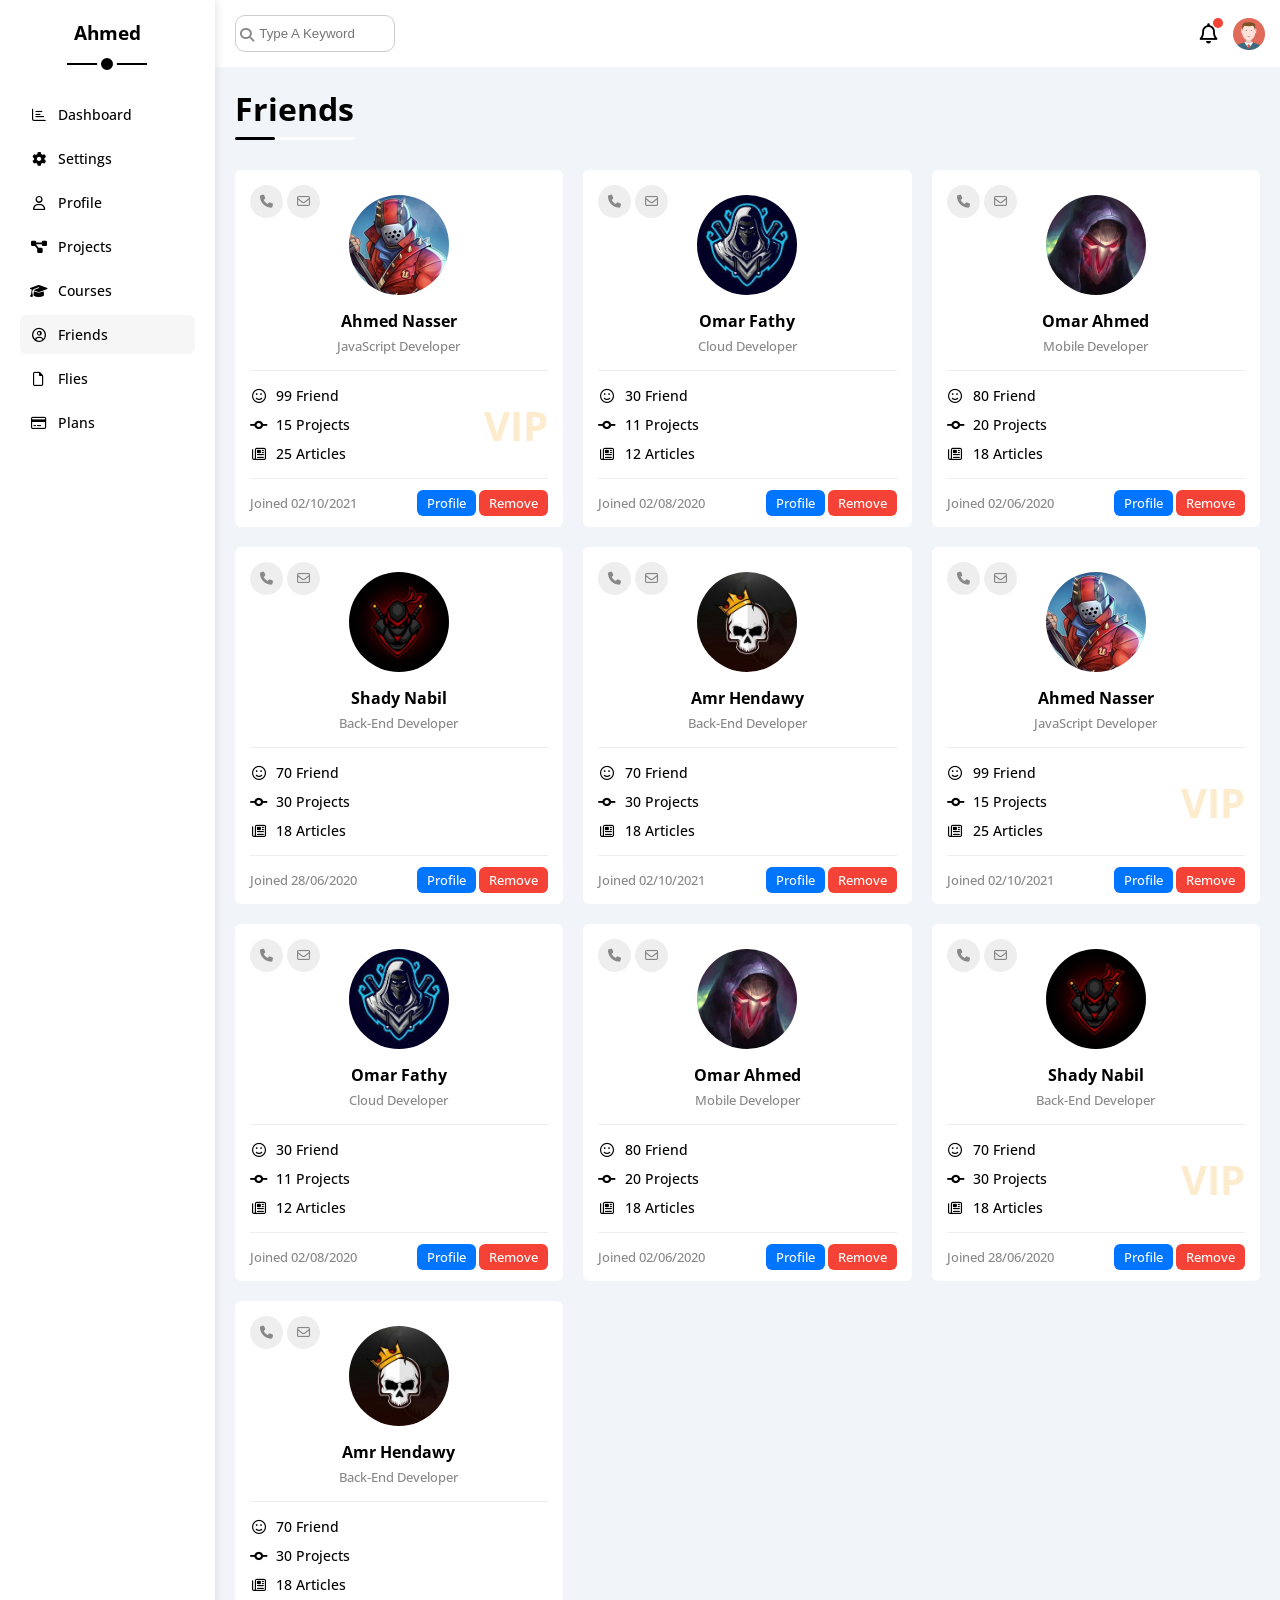
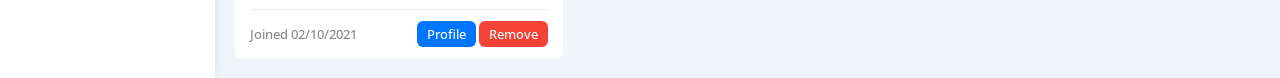
<file: friends.html>
<!DOCTYPE html>
<html lang="en">

<head>
    <meta charset="UTF-8">
    <meta name="viewport" content="width=device-width, initial-scale=1.0">
    <link rel="stylesheet" href="css/framework.css">
    <link rel="stylesheet" href="css/master.css">
    <link rel="stylesheet" href="css/all.min.css">
    <link rel="preconnect" href="https://fonts.googleapis.com">
    <link rel="preconnect" href="https://fonts.gstatic.com" crossorigin>
    <link
        href="https://fonts.googleapis.com/css2?family=Open+Sans:ital,wdth,wght@0,75..100,300..800;1,75..100,300..800&display=swap"
        rel="stylesheet">
    <title>Profile</title>
</head>

<body>
    <div class="page d-flex ">
        <div class="sidebar bg-white p-20 p-relative">
            <h3 class="p-relative txt-c mt-0">Ahmed</h3>
            <ul>
                <li>
                    <a class="d-flex align-center fs-14 c-black rad-6 p-10" href="index.html">
                        <i class="fa-regular fa-chart-bar fa-fw"></i>
                        <span class="hide-mobile">Dashboard</span>
                    </a>
                </li>
                <li>
                    <a class=" d-flex align-center fs-14 c-black rad-6 p-10" href="settings.html">
                        <i class="fa-solid fa-gear fa-fw"></i>
                        <span class="hide-mobile">Settings</span>
                    </a>
                </li>
                <li>
                    <a class=" d-flex align-center fs-14 c-black rad-6 p-10" href="profile.html">
                        <i class="fa-regular fa-user fa-fw"></i>
                        <span class="hide-mobile">Profile</span>
                    </a>
                </li>
                <li>
                    <a class=" d-flex align-center fs-14 c-black rad-6 p-10" href="projects.html">
                        <i class="fa-solid fa-diagram-project fa-fw"></i>
                        <span class="hide-mobile">Projects</span>
                    </a>
                </li>
                <li>
                    <a class=" d-flex align-center fs-14 c-black rad-6 p-10" href="courses.html">
                        <i class="fa-solid fa-graduation-cap fa-fw"></i>
                        <span class="hide-mobile">Courses</span>
                    </a>
                </li>
                <li>
                    <a class="active d-flex align-center fs-14 c-black rad-6 p-10" href="friends.html">
                        <i class="fa-regular fa-circle-user fa-fw"></i>
                        <span class="hide-mobile">Friends</span>
                    </a>
                </li>
                <li>
                    <a class=" d-flex align-center fs-14 c-black rad-6 p-10" href="files.html">
                        <i class="fa-regular fa-file fa-fw"></i>
                        <span class="hide-mobile">Flies</span>
                    </a>
                </li>
                <li>
                    <a class=" d-flex align-center fs-14 c-black rad-6 p-10" href="plans.html">
                        <i class="fa-regular fa-credit-card fa-fw"></i>
                        <span class="hide-mobile">Plans</span>
                    </a>
                </li>
            </ul>
        </div>
        <div class="content w-full">
            <!-- start head -->
            <div class="head bg-white p-15 between-flex">
                <div class="search p-relative">
                    <input class="p-10" type="search" placeholder=" Type A Keyword">
                </div>
                <div class="icons d-flex align-center">
                    <span class="notification p-relative">
                        <i class="fa-regular fa-bell fa-lg"></i>
                    </span>
                    <img src="img/avatar.png" alt="profile">
                </div>
            </div>
            <!-- end head -->
            <!-- start profile page -->
            <h1 class="p-relative">Friends</h1>
            <div class="friends-page d-grid m-20 gap-20">
                <div class="friend bg-white p-15 rad-6">
                    <div class="contact">
                        <i class="fa-solid fa-phone c-grey rad-50 p-10 fs-13"></i>
                        <i class="fa-regular fa-envelope c-grey rad-50 p-10 fs-13"></i>
                    </div>
                    <div class="txt-c">
                        <img class="rad-50 w-100 h-100 mt-10 mb-10" src="img/friend-01.jpg" alt="">
                        <h4 class="m-0">Ahmed Nasser</h4>
                        <p class="c-grey fs-13 mt-5 mb-0">JavaScript Developer</p>
                    </div>
                    <div class="icons p-relative fs-14">
                        <div class="mb-10"><i class="fa-regular fa-face-smile fa-fw mr-5"></i> <span> 99 Friend</span></div>
                        <div class="mb-10"><i class="fa-solid fa-code-commit fa-fw mr-5"></i> <span> 15 Projects</span></div>
                        <div><i class="fa-regular fa-newspaper fa-fw mr-5"></i> <span> 25 Articles</span></div>
                        <span class="vip fw-bold c-orange">
                            VIP
                        </span>
                    </div>
                    <div class="info between-flex fs-13">
                        <span class="c-grey">
                            Joined 02/10/2021
                        </span>
                        <div>
                            <a class="btn-shape bg-blue c-white" href="profile.html">Profile</a>
                            <a class="btn-shape bg-red c-white" href="#">Remove</a>
                        </div>
                    </div>
                </div>
                <div class="friend bg-white p-15 rad-6">
                    <div class="contact">
                        <i class="fa-solid fa-phone c-grey rad-50 p-10 fs-13"></i>
                        <i class="fa-regular fa-envelope c-grey rad-50 p-10 fs-13"></i>
                    </div>
                    <div class="txt-c">
                        <img class="rad-50 w-100 h-100 mt-10 mb-10" src="img/friend-02.jpg" alt="">
                        <h4 class="m-0">Omar Fathy</h4>
                        <p class="c-grey fs-13 mt-5 mb-0">Cloud Developer</p>
                    </div>
                    <div class="icons p-relative fs-14">
                        <div class="mb-10"><i class="fa-regular fa-face-smile fa-fw mr-5"></i> <span> 30 Friend</span></div>
                        <div class="mb-10"><i class="fa-solid fa-code-commit fa-fw mr-5"></i> <span> 11 Projects</span></div>
                        <div><i class="fa-regular fa-newspaper fa-fw mr-5"></i> <span> 12 Articles</span></div>
                    </div>
                    <div class="info between-flex fs-13">
                        <span class="c-grey">
                            Joined 02/08/2020
                        </span>
                        <div>
                            <a class="btn-shape bg-blue c-white" href="profile.html">Profile</a>
                            <a class="btn-shape bg-red c-white" href="#">Remove</a>
                        </div>
                    </div>
                </div>
                <div class="friend bg-white p-15 rad-6">
                    <div class="contact">
                        <i class="fa-solid fa-phone c-grey rad-50 p-10 fs-13"></i>
                        <i class="fa-regular fa-envelope c-grey rad-50 p-10 fs-13"></i>
                    </div>
                    <div class="txt-c">
                        <img class="rad-50 w-100 h-100 mt-10 mb-10" src="img/friend-03.jpg" alt="">
                        <h4 class="m-0">Omar Ahmed</h4>
                        <p class="c-grey fs-13 mt-5 mb-0">Mobile Developer</p>
                    </div>
                    <div class="icons p-relative fs-14">
                        <div class="mb-10"><i class="fa-regular fa-face-smile fa-fw mr-5"></i> <span> 80 Friend</span></div>
                        <div class="mb-10"><i class="fa-solid fa-code-commit fa-fw mr-5"></i> <span> 20 Projects</span></div>
                        <div><i class="fa-regular fa-newspaper fa-fw mr-5"></i> <span> 18 Articles</span></div>
                    </div>
                    <div class="info between-flex fs-13">
                        <span class="c-grey">
                            Joined 02/06/2020
                        </span>
                        <div>
                            <a class="btn-shape bg-blue c-white" href="profile.html">Profile</a>
                            <a class="btn-shape bg-red c-white" href="#">Remove</a>
                        </div>
                    </div>
                </div>
                <div class="friend bg-white p-15 rad-6">
                    <div class="contact">
                        <i class="fa-solid fa-phone c-grey rad-50 p-10 fs-13"></i>
                        <i class="fa-regular fa-envelope c-grey rad-50 p-10 fs-13"></i>
                    </div>
                    <div class="txt-c">
                        <img class="rad-50 w-100 h-100 mt-10 mb-10" src="img/friend-04.jpg" alt="">
                        <h4 class="m-0">Shady Nabil</h4>
                        <p class="c-grey fs-13 mt-5 mb-0">Back-End Developer</p>
                    </div>
                    <div class="icons p-relative fs-14">
                        <div class="mb-10"><i class="fa-regular fa-face-smile fa-fw mr-5"></i> <span> 70 Friend</span></div>
                        <div class="mb-10"><i class="fa-solid fa-code-commit fa-fw mr-5"></i> <span> 30 Projects</span></div>
                        <div><i class="fa-regular fa-newspaper fa-fw mr-5"></i> <span> 18 Articles</span></div>
                    </div>
                    <div class="info between-flex fs-13">
                        <span class="c-grey">
                            Joined 28/06/2020
                        </span>
                        <div>
                            <a class="btn-shape bg-blue c-white" href="profile.html">Profile</a>
                            <a class="btn-shape bg-red c-white" href="#">Remove</a>
                        </div>
                    </div>
                </div>
                <div class="friend bg-white p-15 rad-6">
                    <div class="contact">
                        <i class="fa-solid fa-phone c-grey rad-50 p-10 fs-13"></i>
                        <i class="fa-regular fa-envelope c-grey rad-50 p-10 fs-13"></i>
                    </div>
                    <div class="txt-c">
                        <img class="rad-50 w-100 h-100 mt-10 mb-10" src="img/friend-05.jpg" alt="">
                        <h4 class="m-0">Amr Hendawy</h4>
                        <p class="c-grey fs-13 mt-5 mb-0">Back-End Developer</p>
                    </div>
                    <div class="icons p-relative fs-14">
                        <div class="mb-10"><i class="fa-regular fa-face-smile fa-fw mr-5"></i> <span> 70 Friend</span></div>
                        <div class="mb-10"><i class="fa-solid fa-code-commit fa-fw mr-5"></i> <span> 30 Projects</span></div>
                        <div><i class="fa-regular fa-newspaper fa-fw mr-5"></i> <span> 18 Articles</span></div>
                    </div>
                    <div class="info between-flex fs-13">
                        <span class="c-grey">
                            Joined 02/10/2021
                        </span>
                        <div>
                            <a class="btn-shape bg-blue c-white" href="profile.html">Profile</a>
                            <a class="btn-shape bg-red c-white" href="#">Remove</a>
                        </div>
                    </div>
                </div>
                <div class="friend bg-white p-15 rad-6">
                    <div class="contact">
                        <i class="fa-solid fa-phone c-grey rad-50 p-10 fs-13"></i>
                        <i class="fa-regular fa-envelope c-grey rad-50 p-10 fs-13"></i>
                    </div>
                    <div class="txt-c">
                        <img class="rad-50 w-100 h-100 mt-10 mb-10" src="img/friend-01.jpg" alt="">
                        <h4 class="m-0">Ahmed Nasser</h4>
                        <p class="c-grey fs-13 mt-5 mb-0">JavaScript Developer</p>
                    </div>
                    <div class="icons p-relative fs-14">
                        <div class="mb-10"><i class="fa-regular fa-face-smile fa-fw mr-5"></i> <span> 99 Friend</span></div>
                        <div class="mb-10"><i class="fa-solid fa-code-commit fa-fw mr-5"></i> <span> 15 Projects</span></div>
                        <div><i class="fa-regular fa-newspaper fa-fw mr-5"></i> <span> 25 Articles</span></div>
                        <span class="vip fw-bold c-orange">
                            VIP
                        </span>
                    </div>
                    <div class="info between-flex fs-13">
                        <span class="c-grey">
                            Joined 02/10/2021
                        </span>
                        <div>
                            <a class="btn-shape bg-blue c-white" href="profile.html">Profile</a>
                            <a class="btn-shape bg-red c-white" href="#">Remove</a>
                        </div>
                    </div>
                </div>
                <div class="friend bg-white p-15 rad-6">
                    <div class="contact">
                        <i class="fa-solid fa-phone c-grey rad-50 p-10 fs-13"></i>
                        <i class="fa-regular fa-envelope c-grey rad-50 p-10 fs-13"></i>
                    </div>
                    <div class="txt-c">
                        <img class="rad-50 w-100 h-100 mt-10 mb-10" src="img/friend-02.jpg" alt="">
                        <h4 class="m-0">Omar Fathy</h4>
                        <p class="c-grey fs-13 mt-5 mb-0">Cloud Developer</p>
                    </div>
                    <div class="icons p-relative fs-14">
                        <div class="mb-10"><i class="fa-regular fa-face-smile fa-fw mr-5"></i> <span> 30 Friend</span></div>
                        <div class="mb-10"><i class="fa-solid fa-code-commit fa-fw mr-5"></i> <span> 11 Projects</span></div>
                        <div><i class="fa-regular fa-newspaper fa-fw mr-5"></i> <span> 12 Articles</span></div>
                    </div>
                    <div class="info between-flex fs-13">
                        <span class="c-grey">
                            Joined 02/08/2020
                        </span>
                        <div>
                            <a class="btn-shape bg-blue c-white" href="profile.html">Profile</a>
                            <a class="btn-shape bg-red c-white" href="#">Remove</a>
                        </div>
                    </div>
                </div>
                <div class="friend bg-white p-15 rad-6">
                    <div class="contact">
                        <i class="fa-solid fa-phone c-grey rad-50 p-10 fs-13"></i>
                        <i class="fa-regular fa-envelope c-grey rad-50 p-10 fs-13"></i>
                    </div>
                    <div class="txt-c">
                        <img class="rad-50 w-100 h-100 mt-10 mb-10" src="img/friend-03.jpg" alt="">
                        <h4 class="m-0">Omar Ahmed</h4>
                        <p class="c-grey fs-13 mt-5 mb-0">Mobile Developer</p>
                    </div>
                    <div class="icons p-relative fs-14">
                        <div class="mb-10"><i class="fa-regular fa-face-smile fa-fw mr-5"></i> <span> 80 Friend</span></div>
                        <div class="mb-10"><i class="fa-solid fa-code-commit fa-fw mr-5"></i> <span> 20 Projects</span></div>
                        <div><i class="fa-regular fa-newspaper fa-fw mr-5"></i> <span> 18 Articles</span></div>
                    </div>
                    <div class="info between-flex fs-13">
                        <span class="c-grey">
                            Joined 02/06/2020
                        </span>
                        <div>
                            <a class="btn-shape bg-blue c-white" href="profile.html">Profile</a>
                            <a class="btn-shape bg-red c-white" href="#">Remove</a>
                        </div>
                    </div>
                </div>
                <div class="friend bg-white p-15 rad-6">
                    <div class="contact">
                        <i class="fa-solid fa-phone c-grey rad-50 p-10 fs-13"></i>
                        <i class="fa-regular fa-envelope c-grey rad-50 p-10 fs-13"></i>
                    </div>
                    <div class="txt-c">
                        <img class="rad-50 w-100 h-100 mt-10 mb-10" src="img/friend-04.jpg" alt="">
                        <h4 class="m-0">Shady Nabil</h4>
                        <p class="c-grey fs-13 mt-5 mb-0">Back-End Developer</p>
                    </div>
                    <div class="icons p-relative fs-14">
                        <div class="mb-10"><i class="fa-regular fa-face-smile fa-fw mr-5"></i> <span> 70 Friend</span></div>
                        <div class="mb-10"><i class="fa-solid fa-code-commit fa-fw mr-5"></i> <span> 30 Projects</span></div>
                        <div><i class="fa-regular fa-newspaper fa-fw mr-5"></i> <span> 18 Articles</span></div>
                        <span class="vip fw-bold c-orange">
                            VIP
                        </span>
                    </div>
                    <div class="info between-flex fs-13">
                        <span class="c-grey">
                            Joined 28/06/2020
                        </span>
                        <div>
                            <a class="btn-shape bg-blue c-white" href="profile.html">Profile</a>
                            <a class="btn-shape bg-red c-white" href="#">Remove</a>
                        </div>
                    </div>
                </div>
                <div class="friend bg-white p-15 rad-6">
                    <div class="contact">
                        <i class="fa-solid fa-phone c-grey rad-50 p-10 fs-13"></i>
                        <i class="fa-regular fa-envelope c-grey rad-50 p-10 fs-13"></i>
                    </div>
                    <div class="txt-c">
                        <img class="rad-50 w-100 h-100 mt-10 mb-10" src="img/friend-05.jpg" alt="">
                        <h4 class="m-0">Amr Hendawy</h4>
                        <p class="c-grey fs-13 mt-5 mb-0">Back-End Developer</p>
                    </div>
                    <div class="icons p-relative fs-14">
                        <div class="mb-10"><i class="fa-regular fa-face-smile fa-fw mr-5"></i> <span> 70 Friend</span></div>
                        <div class="mb-10"><i class="fa-solid fa-code-commit fa-fw mr-5"></i> <span> 30 Projects</span></div>
                        <div><i class="fa-regular fa-newspaper fa-fw mr-5"></i> <span> 18 Articles</span></div>
                    </div>
                    <div class="info between-flex fs-13">
                        <span class="c-grey">
                            Joined 02/10/2021
                        </span>
                        <div>
                            <a class="btn-shape bg-blue c-white" href="profile.html">Profile</a>
                            <a class="btn-shape bg-red c-white" href="#">Remove</a>
                        </div>
                    </div>
                </div>
            </div>
        </div>
    </div>
</body>

</html>
</file>
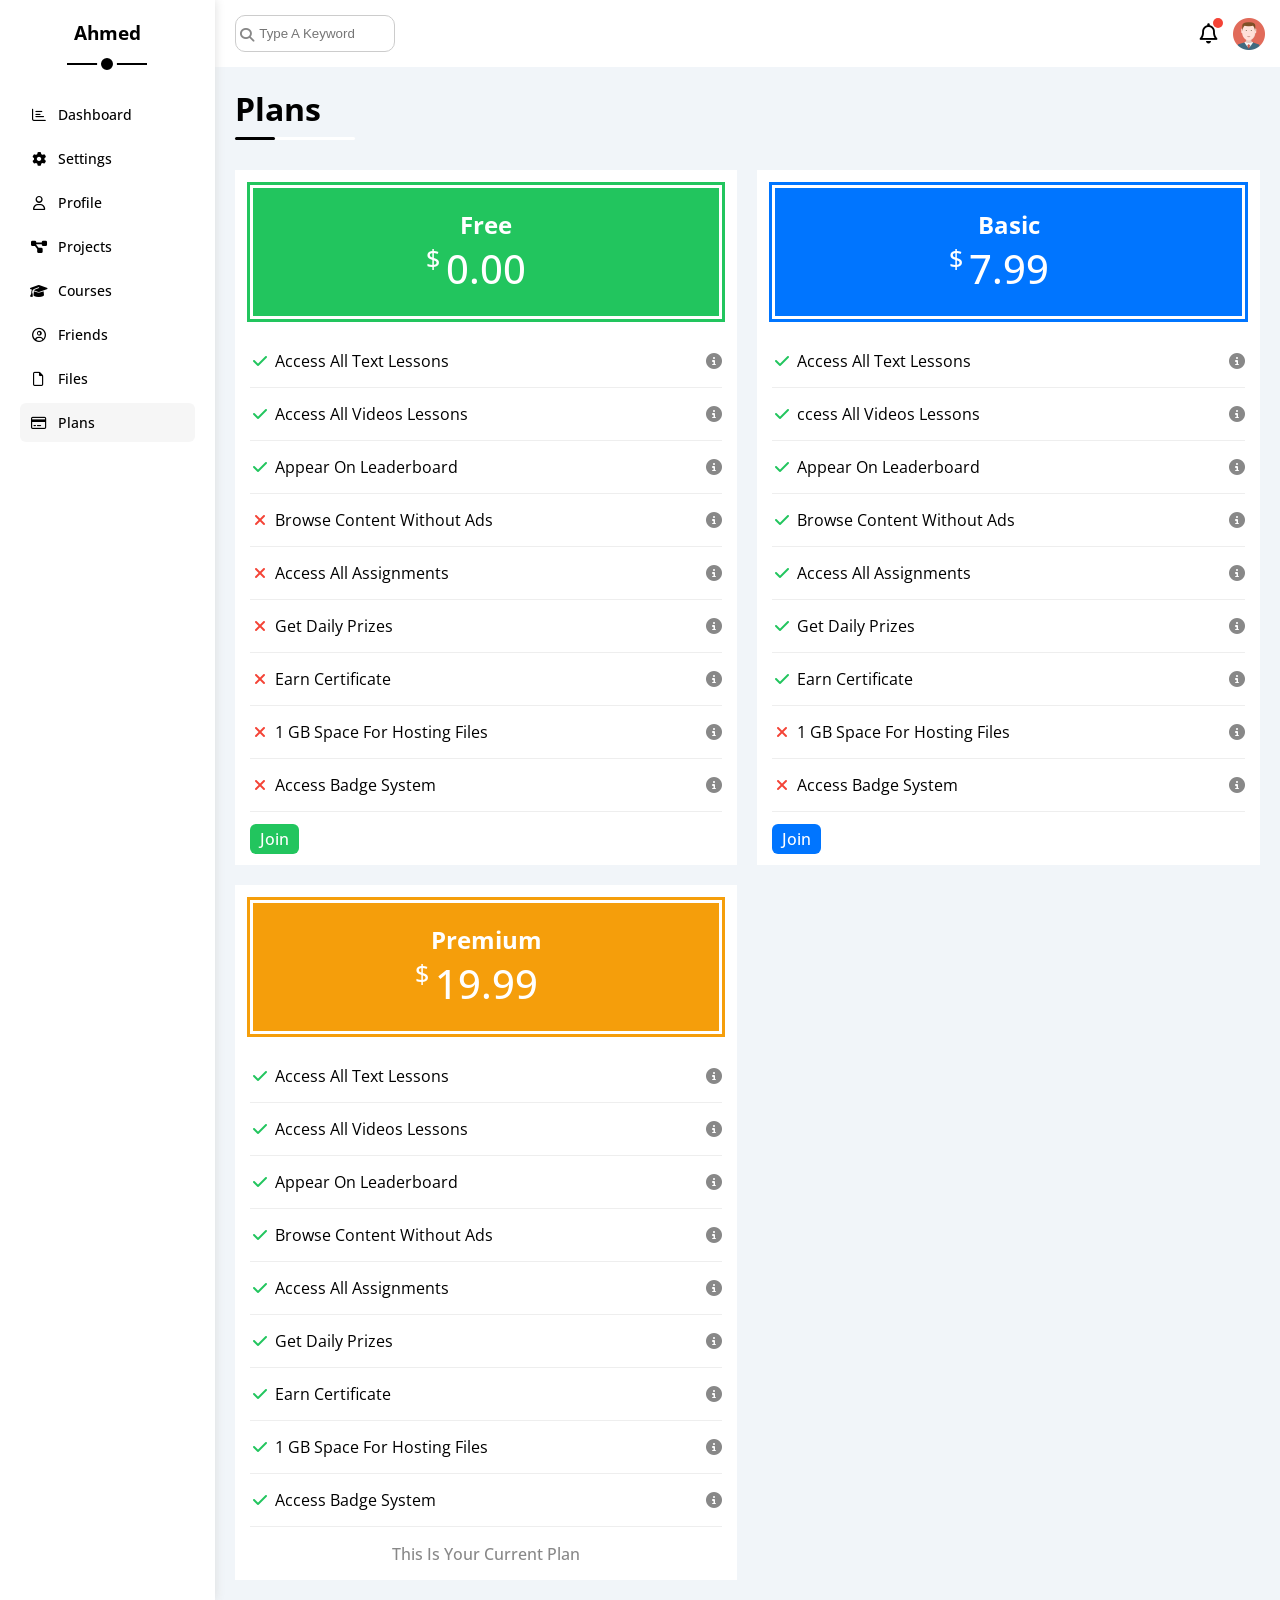
<file: plans.html>
<!DOCTYPE html>
<html lang="en">

<head>
    <meta charset="UTF-8">
    <meta name="viewport" content="width=device-width, initial-scale=1.0">
    <link rel="stylesheet" href="css/framework.css">
    <link rel="stylesheet" href="css/master.css">
    <link rel="stylesheet" href="css/all.min.css">
    <link rel="preconnect" href="https://fonts.googleapis.com">
    <link rel="preconnect" href="https://fonts.gstatic.com" crossorigin>
    <link
        href="https://fonts.googleapis.com/css2?family=Open+Sans:ital,wdth,wght@0,75..100,300..800;1,75..100,300..800&display=swap"
        rel="stylesheet">
    <title>Profile</title>
</head>

<body>
    <div class="page d-flex ">
        <div class="sidebar bg-white p-20 p-relative">
            <h3 class="p-relative txt-c mt-0">Ahmed</h3>
            <ul>
                <li>
                    <a class="d-flex align-center fs-14 c-black rad-6 p-10" href="index.html">
                        <i class="fa-regular fa-chart-bar fa-fw"></i>
                        <span class="hide-mobile">Dashboard</span>
                    </a>
                </li>
                <li>
                    <a class=" d-flex align-center fs-14 c-black rad-6 p-10" href="settings.html">
                        <i class="fa-solid fa-gear fa-fw"></i>
                        <span class="hide-mobile">Settings</span>
                    </a>
                </li>
                <li>
                    <a class=" d-flex align-center fs-14 c-black rad-6 p-10" href="profile.html">
                        <i class="fa-regular fa-user fa-fw"></i>
                        <span class="hide-mobile">Profile</span>
                    </a>
                </li>
                <li>
                    <a class=" d-flex align-center fs-14 c-black rad-6 p-10" href="projects.html">
                        <i class="fa-solid fa-diagram-project fa-fw"></i>
                        <span class="hide-mobile">Projects</span>
                    </a>
                </li>
                <li>
                    <a class=" d-flex align-center fs-14 c-black rad-6 p-10" href="courses.html">
                        <i class="fa-solid fa-graduation-cap fa-fw"></i>
                        <span class="hide-mobile">Courses</span>
                    </a>
                </li>
                <li>
                    <a class=" d-flex align-center fs-14 c-black rad-6 p-10" href="friends.html">
                        <i class="fa-regular fa-circle-user fa-fw"></i>
                        <span class="hide-mobile">Friends</span>
                    </a>
                </li>
                <li>
                    <a class=" d-flex align-center fs-14 c-black rad-6 p-10" href="files.html">
                        <i class="fa-regular fa-file fa-fw"></i>
                        <span class="hide-mobile">Files</span>
                    </a>
                </li>
                <li>
                    <a class="active d-flex align-center fs-14 c-black rad-6 p-10" href="plans.html">
                        <i class="fa-regular fa-credit-card fa-fw"></i>
                        <span class="hide-mobile">Plans</span>
                    </a>
                </li>
            </ul>
        </div>
        <div class="content w-full">
            <!-- start head -->
            <div class="head bg-white p-15 between-flex">
                <div class="search p-relative">
                    <input class="p-10" type="search" placeholder=" Type A Keyword">
                </div>
                <div class="icons d-flex align-center">
                    <span class="notification p-relative">
                        <i class="fa-regular fa-bell fa-lg"></i>
                    </span>
                    <img src="img/avatar.png" alt="profile">
                </div>
            </div>
            <!-- end head -->
            <!-- start plans page -->
            <h1 class="p-relative">Plans</h1>
            <div class="plans-page d-grid gap-20 m-20">
                <div class="plan bg-white p-15">
                    <div class="green bg-green c-white p-20 txt-c top">
                        <h2 class="m-0">Free</h2>
                        <div class="price p-relative">
                            <span>$</span>
                            0.00
                        </div>
                    </div>
                    <ul>
                        <li>
                            <i class="fa-solid fa-check fa-fw yes"></i>
                            <span>Access All Text Lessons</span>
                            <i class="fa-solid fa-circle-info help c-grey"></i>
                        </li>
                        <li>
                            <i class="fa-solid fa-check fa-fw yes"></i>
                            <span>Access All Videos Lessons</span>
                            <i class="fa-solid fa-circle-info help c-grey"></i>
                        </li>
                        <li>
                            <i class="fa-solid fa-check fa-fw yes"></i>
                            <span>Appear On Leaderboard</span>
                            <i class="fa-solid fa-circle-info help c-grey"></i>
                        </li>
                        <li>
                            <i class="fa-solid fa-xmark fa-fw mr-5 c-red"></i>
                            <span>Browse Content Without Ads</span>
                            <i class="fa-solid fa-circle-info help c-grey"></i>
                        </li>
                        <li>
                            <i class="fa-solid fa-xmark fa-fw mr-5 c-red"></i>
                            <span>Access All Assignments</span>
                            <i class="fa-solid fa-circle-info help c-grey"></i>
                        </li>
                        <li>
                            <i class="fa-solid fa-xmark fa-fw mr-5 c-red"></i>
                            <span>Get Daily Prizes</span>
                            <i class="fa-solid fa-circle-info help c-grey"></i>
                        </li>
                        <li>
                            <i class="fa-solid fa-xmark fa-fw mr-5 c-red"></i>
                            <span>Earn Certificate</span>
                            <i class="fa-solid fa-circle-info help c-grey"></i>
                        </li>
                        <li>
                            <i class="fa-solid fa-xmark fa-fw mr-5 c-red"></i>
                            <span>1 GB Space For Hosting Files</span>
                            <i class="fa-solid fa-circle-info help c-grey"></i>
                        </li>
                        <li>
                            <i class="fa-solid fa-xmark fa-fw mr-5 c-red"></i>
                            <span>Access Badge System</span>
                            <i class="fa-solid fa-circle-info help c-grey"></i>
                        </li>
                    </ul>
                    <a href="#" class="btn-shape bg-green c-white">Join</a>
                </div>
                <div class="plan bg-white p-15">
                    <div class="blue bg-blue c-white p-20 txt-c top">
                        <h2 class="m-0">Basic</h2>
                        <div class="price p-relative">
                            <span>$</span>
                            7.99
                        </div>
                    </div>
                    <ul>
                        <li>
                            <i class="fa-solid fa-check fa-fw yes"></i>
                            <span>Access All Text Lessons</span>
                            <i class="fa-solid fa-circle-info help c-grey"></i>
                        </li>
                        <li>
                            <i class="fa-solid fa-check fa-fw yes"></i>
                            <span>ccess All Videos Lessons</span>
                            <i class="fa-solid fa-circle-info help c-grey"></i>
                        </li>
                        <li>
                            <i class="fa-solid fa-check fa-fw yes"></i>
                            <span>Appear On Leaderboard</span>
                            <i class="fa-solid fa-circle-info help c-grey"></i>
                        </li>
                        <li>
                            <i class="fa-solid fa-check fa-fw yes"></i>
                            <span>Browse Content Without Ads</span>
                            <i class="fa-solid fa-circle-info help c-grey"></i>
                        </li>
                        <li>
                            <i class="fa-solid fa-check fa-fw yes"></i>
                            <span>Access All Assignments</span>
                            <i class="fa-solid fa-circle-info help c-grey"></i>
                        </li>
                        <li>
                            <i class="fa-solid fa-check fa-fw yes"></i>
                            <span>Get Daily Prizes</span>
                            <i class="fa-solid fa-circle-info help c-grey"></i>
                        </li>
                        <li>
                            <i class="fa-solid fa-check fa-fw yes"></i>
                            <span>Earn Certificate</span>
                            <i class="fa-solid fa-circle-info help c-grey"></i>
                        </li>
                        <li>
                            <i class="fa-solid fa-xmark fa-fw mr-5 c-red"></i>
                            <span>1 GB Space For Hosting Files</span>
                            <i class="fa-solid fa-circle-info help c-grey"></i>
                        </li>
                        <li>
                            <i class="fa-solid fa-xmark fa-fw mr-5 c-red"></i>
                            <span>Access Badge System</span>
                            <i class="fa-solid fa-circle-info help c-grey"></i>
                        </li>
                    </ul>
                    <a href="#" class="btn-shape bg-blue c-white">Join</a>
                </div>
                <div class="plan bg-white p-15">
                    <div class="orange bg-orange c-white p-20 txt-c top">
                        <h2 class="m-0">Premium</h2>
                        <div class="price p-relative">
                            <span>$</span>
                            19.99
                        </div>
                    </div>
                    <ul>
                        <li>
                            <i class="fa-solid fa-check fa-fw yes"></i>
                            <span>Access All Text Lessons</span>
                            <i class="fa-solid fa-circle-info help c-grey"></i>
                        </li>
                        <li>
                            <i class="fa-solid fa-check fa-fw yes"></i>
                            <span>Access All Videos Lessons</span>
                            <i class="fa-solid fa-circle-info help c-grey"></i>
                        </li>
                        <li>
                            <i class="fa-solid fa-check fa-fw yes"></i>
                            <span>Appear On Leaderboard</span>
                            <i class="fa-solid fa-circle-info help c-grey"></i>
                        </li>
                        <li>
                            <i class="fa-solid fa-check fa-fw yes"></i>
                            <span>Browse Content Without Ads</span>
                            <i class="fa-solid fa-circle-info help c-grey"></i>
                        </li>
                        <li>
                            <i class="fa-solid fa-check fa-fw yes"></i>
                            <span>Access All Assignments</span>
                            <i class="fa-solid fa-circle-info help c-grey"></i>
                        </li>
                        <li>
                            <i class="fa-solid fa-check fa-fw yes"></i>
                            <span>Get Daily Prizes</span>
                            <i class="fa-solid fa-circle-info help c-grey"></i>
                        </li>
                        <li>
                            <i class="fa-solid fa-check fa-fw yes"></i>
                            <span>Earn Certificate</span>
                            <i class="fa-solid fa-circle-info help c-grey"></i>
                        </li>
                        <li>
                            <i class="fa-solid fa-check fa-fw yes"></i>
                            <span>1 GB Space For Hosting Files</span>
                            <i class="fa-solid fa-circle-info help c-grey"></i>
                        </li>
                        <li>
                            <i class="fa-solid fa-check fa-fw yes"></i>
                            <span>Access Badge System</span>
                            <i class="fa-solid fa-circle-info help c-grey"></i>
                        </li>
                    </ul>
                    <span class="txt-c c-grey">This Is Your Current Plan</span>
                </div>
            </div>
            <!-- end plans page -->
        </div>
    </div>
</body>

</html>
</file>
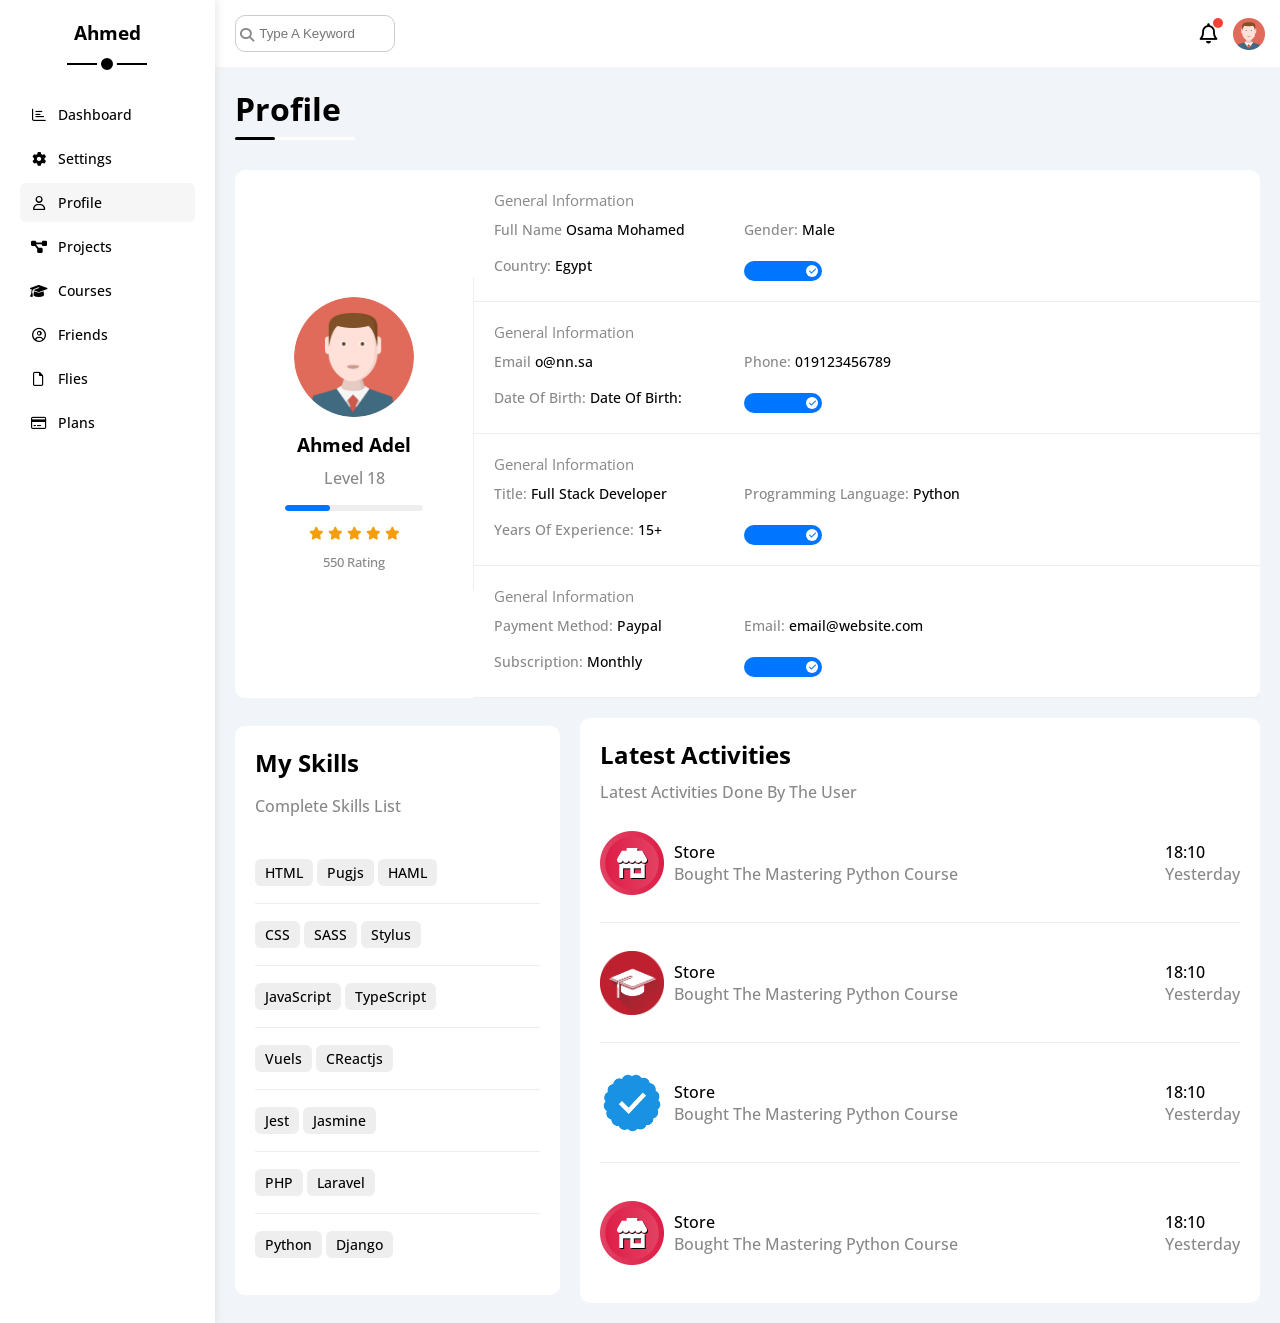
<file: profile.html>
<!DOCTYPE html>
<html lang="en">

<head>
    <meta charset="UTF-8">
    <meta name="viewport" content="width=device-width, initial-scale=1.0">
    <link rel="stylesheet" href="css/framework.css">
    <link rel="stylesheet" href="css/master.css">
    <link rel="stylesheet" href="css/all.min.css">
    <link rel="preconnect" href="https://fonts.googleapis.com">
    <link rel="preconnect" href="https://fonts.gstatic.com" crossorigin>
    <link
        href="https://fonts.googleapis.com/css2?family=Open+Sans:ital,wdth,wght@0,75..100,300..800;1,75..100,300..800&display=swap"
        rel="stylesheet">
    <title>Profile</title>
</head>

<body>
    <div class="page d-flex ">
        <div class="sidebar bg-white p-20 p-relative">
            <h3 class="p-relative txt-c mt-0">Ahmed</h3>
            <ul>
                <li>
                    <a class="d-flex align-center fs-14 c-black rad-6 p-10" href="index.html">
                        <i class="fa-regular fa-chart-bar fa-fw"></i>
                        <span class="hide-mobile">Dashboard</span>
                    </a>
                </li>
                <li>
                    <a class=" d-flex align-center fs-14 c-black rad-6 p-10" href="settings.html">
                        <i class="fa-solid fa-gear fa-fw"></i>
                        <span class="hide-mobile">Settings</span>
                    </a>
                </li>
                <li>
                    <a class="active d-flex align-center fs-14 c-black rad-6 p-10" href="profile.html">
                        <i class="fa-regular fa-user fa-fw"></i>
                        <span class="hide-mobile">Profile</span>
                    </a>
                </li>
                <li>
                    <a class=" d-flex align-center fs-14 c-black rad-6 p-10" href="projects.html">
                        <i class="fa-solid fa-diagram-project fa-fw"></i>
                        <span class="hide-mobile">Projects</span>
                    </a>
                </li>
                <li>
                    <a class=" d-flex align-center fs-14 c-black rad-6 p-10" href="courses.html">
                        <i class="fa-solid fa-graduation-cap fa-fw"></i>
                        <span class="hide-mobile">Courses</span>
                    </a>
                </li>
                <li>
                    <a class=" d-flex align-center fs-14 c-black rad-6 p-10" href="friends.html">
                        <i class="fa-regular fa-circle-user fa-fw"></i>
                        <span class="hide-mobile">Friends</span>
                    </a>
                </li>
                <li>
                    <a class=" d-flex align-center fs-14 c-black rad-6 p-10" href="files.html">
                        <i class="fa-regular fa-file fa-fw"></i>
                        <span class="hide-mobile">Flies</span>
                    </a>
                </li>
                <li>
                    <a class=" d-flex align-center fs-14 c-black rad-6 p-10" href="plans.html">
                        <i class="fa-regular fa-credit-card fa-fw"></i>
                        <span class="hide-mobile">Plans</span>
                    </a>
                </li>
            </ul>
        </div>
        <div class="content w-full">
            <!-- start head -->
            <div class="head bg-white p-15 between-flex">
                <div class="search p-relative">
                    <input class="p-10" type="search" placeholder=" Type A Keyword">
                </div>
                <div class="icons d-flex align-center">
                    <span class="notification p-relative">
                        <i class="fa-regular fa-bell fa-lg"></i>
                    </span>
                    <img src="img/avatar.png" alt="profile">
                </div>
            </div>
            <!-- end head -->
            <!-- start profile page -->
            <h1 class="p-relative">Profile</h1>
            <div class="profile-page m-20">
                <div class="overview bg-white rad-10 d-flex align-center">
                    <div class="avatar-box txt-c p-20">
                        <img class="rad-50 mb-10" src="img/avatar.png" alt="">
                        <h3 class="m-0 mb-10">Ahmed Adel</h3>
                        <p class="c-grey mt-10">Level 18</p>
                        <div class="level rad-6 bg-eee p-relative">
                            <span style="width: 33%"></span>
                        </div>
                        <div class="rating mt-10 mb-10">
                            <i class="fa-solid fa-star c-orange fs-13"></i>
                            <i class="fa-solid fa-star c-orange fs-13"></i>
                            <i class="fa-solid fa-star c-orange fs-13"></i>
                            <i class="fa-solid fa-star c-orange fs-13"></i>
                            <i class="fa-solid fa-star c-orange fs-13"></i>
                        </div>
                        <p class="c-grey m-0 fs-13">550 Rating</p>
                    </div>
                    <div class="info-box w-full txt-c-mobile">
                        <!-- start information row  -->
                        <div class="box p-20 d-flex align-center f-wrap ">
                            <h4 class="c-grey fs-15 m-0 w-full">General Information</h4>
                            <div class="fs-14">
                                <span class="c-grey">Full Name</span>
                                <span>Osama Mohamed</span>
                            </div>
                            <div class="fs-14">
                                <span class="c-grey">Gender:</span>
                                <span>Male</span>
                            </div>
                            <div class="fs-14">
                                <span class="c-grey">Country:</span>
                                <span>Egypt</span>
                            </div>
                            <label>
                                <input class="toggle-checkbox" type="checkbox" checked>
                                <div class="toggle-switch"></div>
                            </label>
                        </div>
                        <!-- end information row  -->
                        <!-- start Personal row  -->
                        <div class="box p-20 d-flex align-center f-wrap ">
                            <h4 class="c-grey fs-15 m-0 w-full">General Information</h4>
                            <div class="fs-14">
                                <span class="c-grey">Email</span>
                                <span>o@nn.sa</span>
                            </div>
                            <div class="fs-14">
                                <span class="c-grey">Phone:</span>
                                <span>019123456789</span>
                            </div>
                            <div class="fs-14">
                                <span class="c-grey">Date Of Birth:</span>
                                <span>Date Of Birth:</span>
                            </div>
                            <label>
                                <input class="toggle-checkbox" type="checkbox" checked>
                                <div class="toggle-switch"></div>
                            </label>
                        </div>
                        <!-- end personal row  -->
                        <!-- start Job row  -->
                        <div class="box p-20 d-flex align-center f-wrap">
                            <h4 class="c-grey fs-15 m-0 w-full">General Information</h4>
                            <div class="fs-14">
                                <span class="c-grey">Title:</span>
                                <span>Full Stack Developer</span>
                            </div>
                            <div class="fs-14">
                                <span class="c-grey">Programming Language:</span>
                                <span>Python</span>
                            </div>
                            <div class="fs-14">
                                <span class="c-grey">Years Of Experience:</span>
                                <span>15+</span>
                            </div>
                            <label>
                                <input class="toggle-checkbox" type="checkbox" checked>
                                <div class="toggle-switch"></div>
                            </label>
                        </div>
                        <!-- end job row  -->
                        <!-- start Billing row  -->
                        <div class="box p-20 d-flex align-center f-wrap">
                            <h4 class="c-grey fs-15 m-0 w-full">General Information</h4>
                            <div class="fs-14">
                                <span class="c-grey">Payment Method:</span>
                                <span>Paypal</span>
                            </div>
                            <div class="fs-14">
                                <span class="c-grey">Email:</span>
                                <span>email@website.com</span>
                            </div>
                            <div class="fs-14">
                                <span class="c-grey">Subscription:</span>
                                <span>Monthly</span>
                            </div>
                            <label>
                                <input class="toggle-checkbox" type="checkbox" checked>
                                <div class="toggle-switch"></div>
                            </label>
                        </div>
                    </div>
                    <!-- end Billing row  -->
                </div>
                <!-- start skills -->
                <div class="other-skills mt-20 d-flex gap-20 align-center">
                    <div class="skills bg-white rad-10 p-20">
                        <h2 class="m-0 mb-10">My Skills</h2>
                        <p class="c-grey mb-25">Complete Skills List</p>
                        <div class="row fs-14 txt-c-mobile">
                            <span class="bg-eee btn-shape">HTML</span>
                            <span class="bg-eee btn-shape">Pugjs</span>
                            <span class="bg-eee btn-shape">HAML</span>
                        </div>
                        <div class="row fs-14 txt-c-mobile">
                            <span class="bg-eee btn-shape">CSS</span>
                            <span class="bg-eee btn-shape">SASS</span>
                            <span class="bg-eee btn-shape">Stylus</span>
                        </div>
                        <div class="row fs-14 txt-c-mobile">
                            <span class="bg-eee btn-shape">JavaScript</span>
                            <span class="bg-eee btn-shape">TypeScript</span>
                        </div>
                        <div class="row fs-14 txt-c-mobile">
                            <span class="bg-eee btn-shape">Vuels</span>
                            <span class="bg-eee btn-shape">CReactjs</span>
                        </div>
                        <div class="row fs-14 txt-c-mobile">
                            <span class="bg-eee btn-shape">Jest</span>
                            <span class="bg-eee btn-shape">Jasmine</span>
                        </div>
                        <div class="row fs-14 txt-c-mobile">
                            <span class="bg-eee btn-shape">PHP</span>
                            <span class="bg-eee btn-shape">Laravel</span>
                        </div>
                        <div class="row fs-14 txt-c-mobile">
                            <span class="bg-eee btn-shape">Python</span>
                            <span class="bg-eee btn-shape">Django</span>
                        </div>
                    </div>
                    <!-- start activities -->
                    <div class="activities bg-white rad-10 p-20">
                        <h2 class="m-0 mb-10">Latest Activities</h2>
                        <p class="c-grey m-0 mb-20">Latest Activities Done By The User</p>
                        <div class="row d-flex align-center txt-c-mobile">
                            <img src="img/activity-01.png" alt="">
                            <div class="info">
                                <span class="d-block">Store</span>
                                <span class="c-grey mt-10">
                                    Bought The Mastering Python Course
                                </span>
                            </div>
                            <div class="date">
                                <span class="d-block">18:10</span>
                                <span class="c-grey mt-10">
                                    Yesterday
                                </span>
                            </div>
                        </div>
                        <div class="row d-flex align-center txt-c-mobile">
                            <img src="img/activity-02.png" alt="">
                            <div class="info">
                                <span class="d-block">Store</span>
                                <span class="c-grey mt-10">
                                    Bought The Mastering Python Course
                                </span>
                            </div>
                            <div class="date">
                                <span class="d-block">18:10</span>
                                <span class="c-grey mt-10">
                                    Yesterday
                                </span>
                            </div>
                        </div>
                        <div class="row d-flex align-center txt-c-mobile">
                            <img src="img/activity-03.png" alt="">
                            <div class="info">
                                <span class="d-block">Store</span>
                                <span class="c-grey mt-10">
                                    Bought The Mastering Python Course
                                </span>
                            </div>
                            <div class="date">
                                <span class="d-block">18:10</span>
                                <span class="c-grey mt-10">
                                    Yesterday
                                </span>
                            </div>
                        </div>
                        <div class="row d-flex align-center txt-c-mobile">
                            <img src="img/activity-01.png" alt="">
                            <div class="info">
                                <span class="d-block">Store</span>
                                <span class="c-grey mt-10">
                                    Bought The Mastering Python Course
                                </span>
                            </div>
                            <div class="date ">
                                <span class="d-block">18:10</span>
                                <span class="c-grey mt-10">
                                    Yesterday
                                </span>
                            </div>
                        </div>
                    </div>
                    <!-- end activities -->
                </div>
                <!-- end skills -->
            </div>
            <!-- end profile page -->
        </div>
    </div>
</body>

</html>
</file>
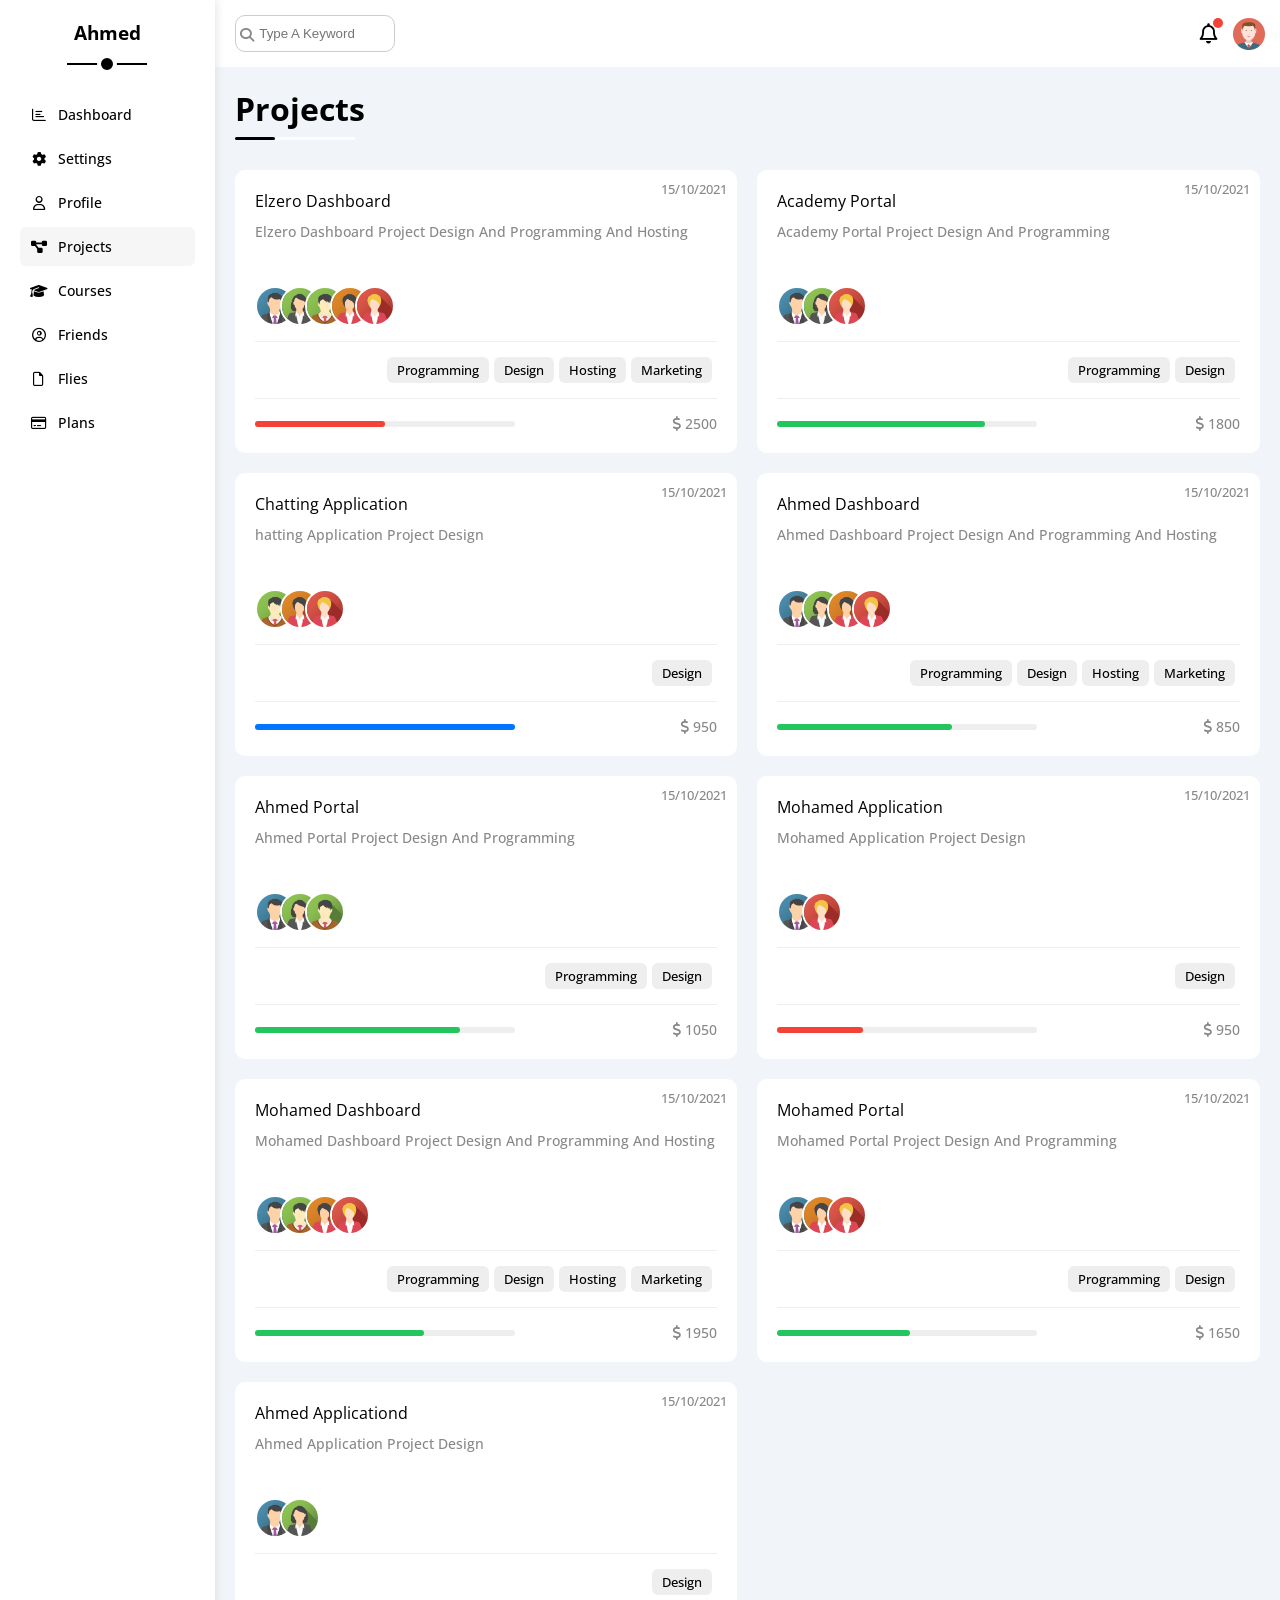
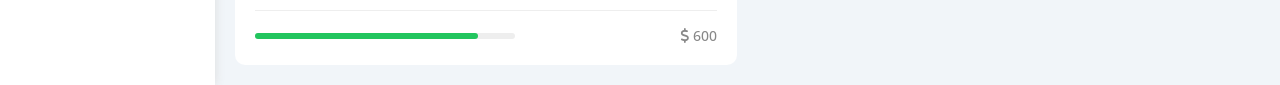
<file: projects.html>
<!DOCTYPE html>
<html lang="en">

<head>
    <meta charset="UTF-8">
    <meta name="viewport" content="width=device-width, initial-scale=1.0">
    <link rel="stylesheet" href="css/framework.css">
    <link rel="stylesheet" href="css/master.css">
    <link rel="stylesheet" href="css/all.min.css">
    <link rel="preconnect" href="https://fonts.googleapis.com">
    <link rel="preconnect" href="https://fonts.gstatic.com" crossorigin>
    <link
        href="https://fonts.googleapis.com/css2?family=Open+Sans:ital,wdth,wght@0,75..100,300..800;1,75..100,300..800&display=swap"
        rel="stylesheet">
    <title>Profile</title>
</head>

<body>
    <div class="page d-flex ">
        <div class="sidebar bg-white p-20 p-relative">
            <h3 class="p-relative txt-c mt-0">Ahmed</h3>
            <ul>
                <li>
                    <a class="d-flex align-center fs-14 c-black rad-6 p-10" href="index.html">
                        <i class="fa-regular fa-chart-bar fa-fw"></i>
                        <span class="hide-mobile">Dashboard</span>
                    </a>
                </li>
                <li>
                    <a class=" d-flex align-center fs-14 c-black rad-6 p-10" href="settings.html">
                        <i class="fa-solid fa-gear fa-fw"></i>
                        <span class="hide-mobile">Settings</span>
                    </a>
                </li>
                <li>
                    <a class=" d-flex align-center fs-14 c-black rad-6 p-10" href="profile.html">
                        <i class="fa-regular fa-user fa-fw"></i>
                        <span class="hide-mobile">Profile</span>
                    </a>
                </li>
                <li>
                    <a class="active d-flex align-center fs-14 c-black rad-6 p-10" href="projects.html">
                        <i class="fa-solid fa-diagram-project fa-fw"></i>
                        <span class="hide-mobile">Projects</span>
                    </a>
                </li>
                <li>
                    <a class=" d-flex align-center fs-14 c-black rad-6 p-10" href="courses.html">
                        <i class="fa-solid fa-graduation-cap fa-fw"></i>
                        <span class="hide-mobile">Courses</span>
                    </a>
                </li>
                <li>
                    <a class=" d-flex align-center fs-14 c-black rad-6 p-10" href="friends.html">
                        <i class="fa-regular fa-circle-user fa-fw"></i>
                        <span class="hide-mobile">Friends</span>
                    </a>
                </li>
                <li>
                    <a class=" d-flex align-center fs-14 c-black rad-6 p-10" href="files.html">
                        <i class="fa-regular fa-file fa-fw"></i>
                        <span class="hide-mobile">Flies</span>
                    </a>
                </li>
                <li>
                    <a class=" d-flex align-center fs-14 c-black rad-6 p-10" href="plans.html">
                        <i class="fa-regular fa-credit-card fa-fw"></i>
                        <span class="hide-mobile">Plans</span>
                    </a>
                </li>
            </ul>
        </div>
        <div class="content w-full">
            <!-- start head -->
            <div class="head bg-white p-15 between-flex">
                <div class="search p-relative">
                    <input class="p-10" type="search" placeholder=" Type A Keyword">
                </div>
                <div class="icons d-flex align-center">
                    <span class="notification p-relative">
                        <i class="fa-regular fa-bell fa-lg"></i>
                    </span>
                    <img src="img/avatar.png" alt="profile">
                </div>
            </div>
            <!-- end head -->
            <!-- start profile page -->
            <h1 class="p-relative">Projects</h1>
            <div class="projects-page d-grid m-20 gap-20">
                <div class="project bg-white rad-10 p-20 p-relative">
                    <span class="date fs-13 c-grey">15/10/2021</span>
                    <h4 class="m-0">Elzero Dashboard</h4>
                    <p class="c-grey mt-10 mb-10 fs-14">Elzero Dashboard Project Design And Programming And Hosting</p>
                    <div class="team mb-10">
                        <a href="#"><img src="img/team-01.png" alt=""></a>
                        <a href="#"><img src="img/team-02.png" alt=""></a>
                        <a href="#"><img src="img/team-03.png" alt=""></a>
                        <a href="#"><img src="img/team-04.png" alt=""></a>
                        <a href="#"><img src="img/team-05.png" alt=""></a>
                    </div>
                    <div class="do d-flex">
                        <span class="fs-13 rad-6 bg-eee btn-shape">Programming</span>
                        <span class="fs-13 rad-6 bg-eee btn-shape">Design</span>
                        <span class="fs-13 rad-6 bg-eee btn-shape">Hosting</span>
                        <span class="fs-13 rad-6 bg-eee btn-shape">Marketing</span>
                    </div>
                    <div class="info between-flex">
                        <div class="progress bg-eee rad-6">
                            <span class="bg-red" style="width: 50%"></span>
                        </div>
                        <div class="fs-14 c-grey">
                            <i class="fa-solid fa-dollar-sign"></i>
                            2500
                        </div>
                    </div>
                </div>
                <div class="project bg-white rad-10 p-20 p-relative">
                    <span class="date fs-13 c-grey">15/10/2021</span>
                    <h4 class="m-0">Academy Portal</h4>
                    <p class="c-grey mt-10 mb-10 fs-14">Academy Portal Project Design And Programming</p>
                    <div class="team mb-10">
                        <a href="#"><img src="img/team-01.png" alt=""></a>
                        <a href="#"><img src="img/team-02.png" alt=""></a>
                        <a href="#"><img src="img/team-05.png" alt=""></a>
                    </div>
                    <div class="do d-flex">
                        <span class="fs-13 rad-6 bg-eee btn-shape">Programming</span>
                        <span class="fs-13 rad-6 bg-eee btn-shape">Design</span>
                    </div>
                    <div class="info between-flex">
                        <div class="progress bg-eee rad-6">
                            <span class="bg-green" style="width: 80%"></span>
                        </div>
                        <div class="fs-14 c-grey">
                            <i class="fa-solid fa-dollar-sign"></i>
                            1800
                        </div>
                    </div>
                </div>
                <div class="project bg-white rad-10 p-20 p-relative">
                    <span class="date fs-13 c-grey">15/10/2021</span>
                    <h4 class="m-0">Chatting Application</h4>
                    <p class="c-grey mt-10 mb-10 fs-14">hatting Application Project Design</p>
                    <div class="team mb-10">
                        <a href="#"><img src="img/team-03.png" alt=""></a>
                        <a href="#"><img src="img/team-04.png" alt=""></a>
                        <a href="#"><img src="img/team-05.png" alt=""></a>
                    </div>
                    <div class="do d-flex">
                        <span class="fs-13 rad-6 bg-eee btn-shape">Design</span>
                    </div>
                    <div class="info between-flex">
                        <div class="progress bg-eee rad-6">
                            <span class="bg-blue" style="width: 100%"></span>
                        </div>
                        <div class="fs-14 c-grey">
                            <i class="fa-solid fa-dollar-sign"></i>
                            950
                        </div>
                    </div>
                </div>
                <div class="project bg-white rad-10 p-20 p-relative">
                    <span class="date fs-13 c-grey">15/10/2021</span>
                    <h4 class="m-0">Ahmed Dashboard</h4>
                    <p class="c-grey mt-10 mb-10 fs-14">Ahmed Dashboard Project Design And Programming And Hosting</p>
                    <div class="team mb-10">
                        <a href="#"><img src="img/team-01.png" alt=""></a>
                        <a href="#"><img src="img/team-02.png" alt=""></a>
                        <a href="#"><img src="img/team-04.png" alt=""></a>
                        <a href="#"><img src="img/team-05.png" alt=""></a>
                    </div>
                    <div class="do d-flex">
                        <span class="fs-13 rad-6 bg-eee btn-shape">Programming</span>
                        <span class="fs-13 rad-6 bg-eee btn-shape">Design</span>
                        <span class="fs-13 rad-6 bg-eee btn-shape">Hosting</span>
                        <span class="fs-13 rad-6 bg-eee btn-shape">Marketing</span>
                    </div>
                    <div class="info between-flex">
                        <div class="progress bg-eee rad-6">
                            <span class="bg-green" style="width: 67%"></span>
                        </div>
                        <div class="fs-14 c-grey">
                            <i class="fa-solid fa-dollar-sign"></i>
                            850
                        </div>
                    </div>
                </div>
                <div class="project bg-white rad-10 p-20 p-relative">
                    <span class="date fs-13 c-grey">15/10/2021</span>
                    <h4 class="m-0">Ahmed Portal</h4>
                    <p class="c-grey mt-10 mb-10 fs-14">Ahmed Portal Project Design And Programming</p>
                    <div class="team mb-10">
                        <a href="#"><img src="img/team-01.png" alt=""></a>
                        <a href="#"><img src="img/team-02.png" alt=""></a>
                        <a href="#"><img src="img/team-03.png" alt=""></a>
                    </div>
                    <div class="do d-flex">
                        <span class="fs-13 rad-6 bg-eee btn-shape">Programming</span>
                        <span class="fs-13 rad-6 bg-eee btn-shape">Design</span>
                    </div>
                    <div class="info between-flex">
                        <div class="progress bg-eee rad-6">
                            <span class="bg-green" style="width: 79%"></span>
                        </div>
                        <div class="fs-14 c-grey">
                            <i class="fa-solid fa-dollar-sign"></i>
                            1050
                        </div>
                    </div>
                </div>
                <div class="project bg-white rad-10 p-20 p-relative">
                    <span class="date fs-13 c-grey">15/10/2021</span>
                    <h4 class="m-0">Mohamed Application</h4>
                    <p class="c-grey mt-10 mb-10 fs-14">Mohamed Application Project Design</p>
                    <div class="team mb-10">
                        <a href="#"><img src="img/team-01.png" alt=""></a>
                        <a href="#"><img src="img/team-05.png" alt=""></a>
                    </div>
                    <div class="do d-flex">
                        <span class="fs-13 rad-6 bg-eee btn-shape">Design</span>
                    </div>
                    <div class="info between-flex">
                        <div class="progress bg-eee rad-6">
                            <span class="bg-red" style="width: 33%"></span>
                        </div>
                        <div class="fs-14 c-grey">
                            <i class="fa-solid fa-dollar-sign"></i>
                            950
                        </div>
                    </div>
                </div>
                <div class="project bg-white rad-10 p-20 p-relative">
                    <span class="date fs-13 c-grey">15/10/2021</span>
                    <h4 class="m-0">Mohamed Dashboard</h4>
                    <p class="c-grey mt-10 mb-10 fs-14">Mohamed Dashboard Project Design And Programming And Hosting</p>
                    <div class="team mb-10">
                        <a href="#"><img src="img/team-01.png" alt=""></a>
                        <a href="#"><img src="img/team-03.png" alt=""></a>
                        <a href="#"><img src="img/team-04.png" alt=""></a>
                        <a href="#"><img src="img/team-05.png" alt=""></a>
                    </div>
                    <div class="do d-flex">
                        <span class="fs-13 rad-6 bg-eee btn-shape">Programming</span>
                        <span class="fs-13 rad-6 bg-eee btn-shape">Design</span>
                        <span class="fs-13 rad-6 bg-eee btn-shape">Hosting</span>
                        <span class="fs-13 rad-6 bg-eee btn-shape">Marketing</span>
                    </div>
                    <div class="info between-flex">
                        <div class="progress bg-eee rad-6">
                            <span class="bg-green" style="width: 65%"></span>
                        </div>
                        <div class="fs-14 c-grey">
                            <i class="fa-solid fa-dollar-sign"></i>
                            1950
                        </div>
                    </div>
                </div>
                <div class="project bg-white rad-10 p-20 p-relative">
                    <span class="date fs-13 c-grey">15/10/2021</span>
                    <h4 class="m-0">Mohamed Portal</h4>
                    <p class="c-grey mt-10 mb-10 fs-14">Mohamed Portal Project Design And Programming</p>
                    <div class="team mb-10">
                        <a href="#"><img src="img/team-01.png" alt=""></a>
                        <a href="#"><img src="img/team-04.png" alt=""></a>
                        <a href="#"><img src="img/team-05.png" alt=""></a>
                    </div>
                    <div class="do d-flex">
                        <span class="fs-13 rad-6 bg-eee btn-shape">Programming</span>
                        <span class="fs-13 rad-6 bg-eee btn-shape">Design</span>
                    </div>
                    <div class="info between-flex">
                        <div class="progress bg-eee rad-6">
                            <span class="bg-green" style="width: 51%"></span>
                        </div>
                        <div class="fs-14 c-grey">
                            <i class="fa-solid fa-dollar-sign"></i>
                            1650
                        </div>
                    </div>
                </div>
                <div class="project bg-white rad-10 p-20 p-relative">
                    <span class="date fs-13 c-grey">15/10/2021</span>
                    <h4 class="m-0">Ahmed Applicationd</h4>
                    <p class="c-grey mt-10 mb-10 fs-14">Ahmed Application Project Design</p>
                    <div class="team mb-10">
                        <a href="#"><img src="img/team-01.png" alt=""></a>
                        <a href="#"><img src="img/team-02.png" alt=""></a>
                    </div>
                    <div class="do d-flex">
                        <span class="fs-13 rad-6 bg-eee btn-shape">Design</span>
                    </div>
                    <div class="info between-flex">
                        <div class="progress bg-eee rad-6">
                            <span class="bg-green" style="width: 86%"></span>
                        </div>
                        <div class="fs-14 c-grey">
                            <i class="fa-solid fa-dollar-sign"></i>
                            600
                        </div>
                    </div>
                </div>
            </div>
        </div>
    </div>
</body>

</html>
</file>
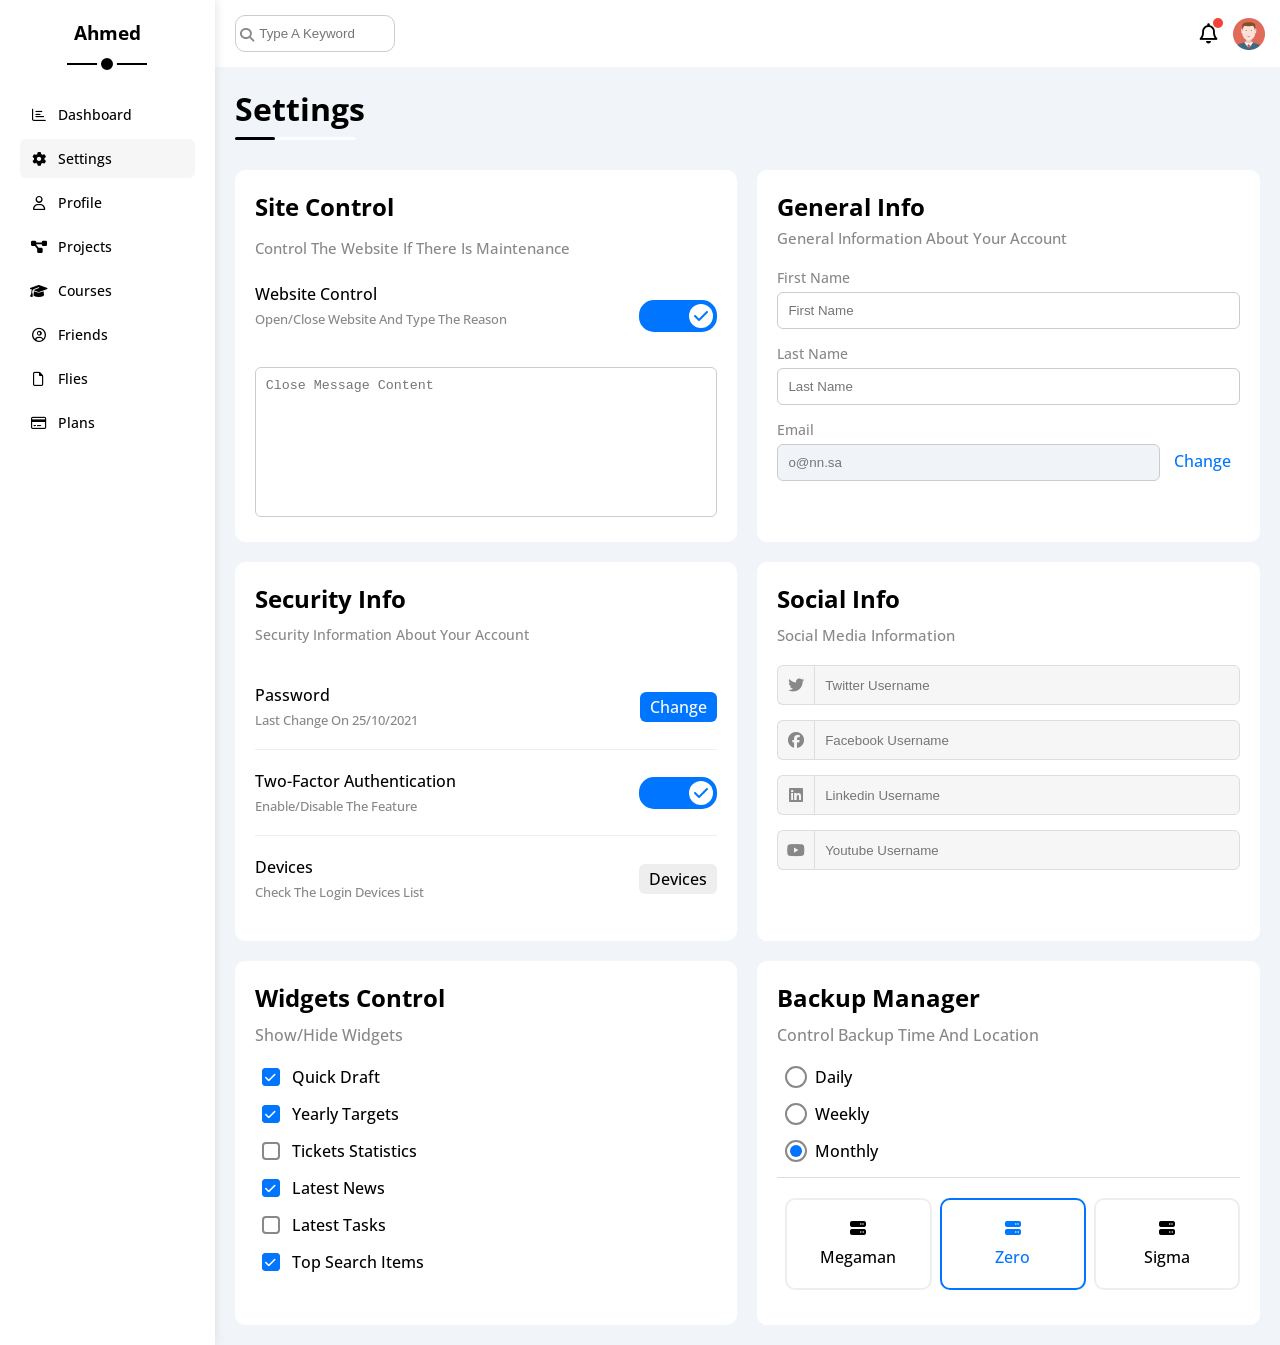
<file: settings.html>
<!DOCTYPE html>
<html lang="en">

<head>
    <meta charset="UTF-8">
    <meta name="viewport" content="width=device-width, initial-scale=1.0">
    <link rel="stylesheet" href="css/framework.css">
    <link rel="stylesheet" href="css/master.css">
    <link rel="stylesheet" href="css/all.min.css">
    <link rel="preconnect" href="https://fonts.googleapis.com">
    <link rel="preconnect" href="https://fonts.gstatic.com" crossorigin>
    <link
        href="https://fonts.googleapis.com/css2?family=Open+Sans:ital,wdth,wght@0,75..100,300..800;1,75..100,300..800&display=swap"
        rel="stylesheet">
    <title>Settings</title>
</head>

<body>
    <div class="page d-flex ">
        <div class="sidebar bg-white p-20 p-relative">
            <h3 class="p-relative txt-c mt-0">Ahmed</h3>
            <ul>
                <li>
                    <a class="d-flex align-center fs-14 c-black rad-6 p-10" href="index.html">
                        <i class="fa-regular fa-chart-bar fa-fw"></i>
                        <span class="hide-mobile">Dashboard</span>
                    </a>
                </li>
                <li>
                    <a class="active d-flex align-center fs-14 c-black rad-6 p-10" href="settings.html">
                        <i class="fa-solid fa-gear fa-fw"></i>
                        <span class="hide-mobile">Settings</span>
                    </a>
                </li>
                <li>
                    <a class=" d-flex align-center fs-14 c-black rad-6 p-10" href="profile.html">
                        <i class="fa-regular fa-user fa-fw"></i>
                        <span class="hide-mobile">Profile</span>
                    </a>
                </li>
                <li>
                    <a class=" d-flex align-center fs-14 c-black rad-6 p-10" href="projects.html">
                        <i class="fa-solid fa-diagram-project fa-fw"></i>
                        <span class="hide-mobile">Projects</span>
                    </a>
                </li>
                <li>
                    <a class=" d-flex align-center fs-14 c-black rad-6 p-10" href="courses.html">
                        <i class="fa-solid fa-graduation-cap fa-fw"></i>
                        <span class="hide-mobile">Courses</span>
                    </a>
                </li>
                <li>
                    <a class=" d-flex align-center fs-14 c-black rad-6 p-10" href="friends.html">
                        <i class="fa-regular fa-circle-user fa-fw"></i>
                        <span class="hide-mobile">Friends</span>
                    </a>
                </li>
                <li>
                    <a class=" d-flex align-center fs-14 c-black rad-6 p-10" href="files.html">
                        <i class="fa-regular fa-file fa-fw"></i>
                        <span class="hide-mobile">Flies</span>
                    </a>
                </li>
                <li>
                    <a class=" d-flex align-center fs-14 c-black rad-6 p-10" href="plans.html">
                        <i class="fa-regular fa-credit-card fa-fw"></i>
                        <span class="hide-mobile">Plans</span>
                    </a>
                </li>
            </ul>
        </div>
        <div class="content w-full">
            <!-- start head -->
            <div class="head bg-white p-15 between-flex">
                <div class="search p-relative">
                    <input class="p-10" type="search" placeholder=" Type A Keyword">
                </div>
                <div class="icons d-flex align-center">
                    <span class="notification p-relative">
                        <i class="fa-regular fa-bell fa-lg"></i>
                    </span>
                    <img src="img/avatar.png" alt="profile">
                </div>
            </div>
            <!-- end head -->
            <h1 class="p-relative">Settings</h1>
            <div class="settings-page m-20 d-grid gap-20">
                <!-- start site control -->
                <div class="p-20 bg-white rad-10">
                    <h2 class="m-0 mb-10">Site Control</h2>
                    <p class="c-grey fs-15 mb-20">Control The Website If There Is Maintenance</p>
                    <div class="mb-15 between-flex">
                        <div>
                            <span class="m-0 ">Website Control</span>
                            <p class="mt-5 mb-0 fs-13 c-grey">Open/Close Website And Type The Reason</p>
                        </div>
                        <label>
                            <input class="toggle-checkbox" type="checkbox" checked>
                            <div class="toggle-switch"></div>
                        </label>
                    </div>
                    <form>
                        <textarea class=" close-message mt-20 p-10 w-full rad-6"
                            placeholder="Close Message Content"></textarea>
                    </form>
                </div>
                <!-- end site control -->
                <!-- start General Info -->
                <div class="general bg-white rad-10 p-20">
                    <h2 class="m-0 mb-5 ">General Info</h2>
                    <p class="c-grey m-0 mb-20 fs-15">General Information About Your Account</p>
                    <div class="mb-15">
                        <label class="c-grey fs-14 mb-5 d-block " for="first">First Name</label>
                        <input class="p-10 w-full rad-6 border-ccc" id="first" type="text" placeholder="First Name">
                    </div>
                    <div class="mb-15">
                        <label class="c-grey fs-14 mb-5 d-block " for="last">Last Name</label>
                        <input class="p-10 w-full rad-6 border-ccc" id="last" type="text" placeholder="Last Name">
                    </div>
                    <div class="mb-15">
                        <label class="c-grey fs-14 mb-5 d-block " for="email">Email</label>
                        <input class="email p-10 w-full rad-6 border-ccc mr-10" id="email" type="email"
                            placeholder="o@nn.sa" disabled>
                        <a class="c-blue" href="#">Change</a>
                    </div>
                </div>
                <!-- end General Info -->
                <!-- start security -->
                <div class="security bg-white rad-10 p-20">
                    <h2 class="m-0 mb-10">Security Info</h2>
                    <p class="m-0 mb-20 c-grey fs-14">Security Information About Your Account</p>
                    <div class=" box between-flex pb-20">
                        <div>
                            <span class="d-block mb-5">Password</span>
                            <p class="c-grey fs-13 m-0">Last Change On 25/10/2021</p>
                        </div>
                        <a class="bg-blue c-white btn-shape" href="#">Change</a>
                    </div>
                    <div class=" box between-flex pb-20">
                        <div>
                            <span class="d-block mb-5">Two-Factor Authentication</span>
                            <p class="c-grey fs-13 m-0">Enable/Disable The Feature</p>
                        </div>
                        <label class="center-flex">
                            <input class="toggle-checkbox" type="checkbox" checked>
                            <div class="toggle-switch"></div>
                        </label>
                    </div>
                    <div class=" box between-flex">
                        <div>
                            <span class="d-block mb-5">Devices</span>
                            <p class="c-grey fs-13 m-0">Check The Login Devices List</p>
                        </div>
                        <a class="bg-eee c-black btn-shape" href="#">Devices</a>
                    </div>
                </div>
                <!-- end security -->
                <!-- start social media -->
                <div class="social-media bg-white rad-10 p-20">
                    <h2 class="m-0 mb-10">Social Info</h2>
                    <p class="c-grey fs-15 mb-20 m-0">Social Media Information</p>
                    <div class=" d-flex align-center mb-15">
                        <i class="fa-brands fa-twitter c-grey"></i>
                        <input class="w-full p-10" type="text" placeholder="Twitter Username">
                    </div>
                    <div class=" d-flex align-center mb-15">
                        <i class="fa-brands fa-facebook c-grey"></i>
                        <input class="w-full p-10" type="text" placeholder="Facebook Username">
                    </div>
                    <div class=" d-flex align-center mb-15">
                        <i class="fa-brands fa-linkedin c-grey"></i>
                        <input class="w-full p-10" type="text" placeholder="Linkedin Username">
                    </div>
                    <div class=" d-flex align-center mb-15">
                        <i class="fa-brands fa-youtube c-grey"></i>
                        <input class="w-full p-10" type="text" placeholder="Youtube Username">
                    </div>
                </div>
                <!-- end social media -->
                <!-- start Widgets Control -->
                <div class="widgets-control bg-white rad-10 p-20">
                    <h2 class="m-0 mb-10">Widgets Control</h2>
                    <p class="c-grey mb-20 m-0">Show/Hide Widgets</p>
                    <div class="control d-flex align-center mb-15">
                        <input type="checkbox" id="one" checked>
                        <label for="one">Quick Draft</label>
                    </div>
                    <div class="control d-flex align-center mb-15">
                        <input type="checkbox" id="two" checked>
                        <label for="two">Yearly Targets</label>
                    </div>
                    <div class="control d-flex align-center mb-15">
                        <input type="checkbox" id="three">
                        <label for="three">Tickets Statistics</label>
                    </div>
                    <div class="control d-flex align-center mb-15">
                        <input type="checkbox" id="four" checked>
                        <label for="four">Latest News</label>
                    </div>
                    <div class="control d-flex align-center mb-15">
                        <input type="checkbox" id="five">
                        <label for="five">Latest Tasks</label>
                    </div>
                    <div class="control d-flex align-center mb-15">
                        <input type="checkbox" id="six" checked>
                        <label for="six">Top Search Items</label>
                    </div>
                </div>
                <!-- end Widgets Control -->
                <!-- start Backup Manager -->
                <div class="backup-control bg-white rad-10 p-20">
                    <h2 class="m-0 mb-10">Backup Manager</h2>
                    <p class="c-grey mb-20 m-0">Control Backup Time And Location</p>
                    <div class="date d-flex align-center mb-15">
                        <input type="radio" name="time" id="daily" checked>
                        <label for="daily">Daily</label>
                    </div>
                    <div class="date d-flex align-center mb-15">
                        <input type="radio" name="time" id="weekly" checked>
                        <label for="weekly">Weekly</label>
                    </div>
                    <div class="date d-flex align-center mb-15">
                        <input type="radio" name="time" id="monthly" checked>
                        <label  for="monthly">Monthly</label>
                    </div>
                    <div class="servers d-flex align-center txt-c">
                        <input type="radio" name="servers" id="server-one">
                        <div class="server mb-15 rad-10 w-full ">
                            <label class="d-block m-20" for="server-one">
                                <i class="fa-solid fa-server mb-10"></i>
                                Megaman
                            </label>
                        </div>
                        <input type="radio" name="servers" id="server-two" checked>
                        <div class="server mb-15 rad-10 w-full ">
                            <label class="d-block m-20" for="server-two">
                                <i class="fa-solid fa-server mb-10"></i>
                                Zero
                            </label>
                        </div>
                        <input type="radio" name="servers" id="server-three">
                        <div class="server mb-15 rad-10 w-full">
                            <label class="d-block m-20" for="server-three">
                                <i class="fa-solid fa-server mb-10"></i>
                                Sigma
                            </label>
                        </div>
                    </div>
                </div>
                <!-- end Backup Manager -->
            </div>
        </div>
    </div>
</body>

</html>
</file>
<file: css/framework.css>
/* start box */
.d-flex {
  display: flex;
}
.d-grid {
  display: grid;
}
.d-block {
  display: block;
}
.align-center {
  align-items: center;
}
.space-between {
  justify-content: space-between;
}
.f-wrap {
  flex-wrap: wrap;
}
.gap-20 {
  gap: 20px;
}
@media (max-width: 767px) {
  .block-mobile {
    display: block;
  }
}
/* end display */
/* start padding + margin  */
.p-10 {
  padding: 10px;
}
.p-15 {
  padding: 15px;
}
.p-20 {
  padding: 20px;
}
.pt-10 {
  padding-top: 10px;
}
.pt-20 {
  padding-top: 20px;
}
.pl-10 {
  padding-left: 10px;
}
.pl-15 {
  padding-left: 15px;
}
.pb-20 {
  padding-bottom: 20px;
}
.m-0 {
  margin: 0;
}
.m-10 {
  margin: 10px;
}
.m-20 {
  margin: 20px;
}
.mt-0 {
  margin-top: 0;
}
.mt-5 {
  margin-top: 5px;
}
.mt-10 {
  margin-top: 10px;
}
.mt-15 {
  margin-top: 15px;
}
.mt-20 {
  margin-top: 20px;
}
.mt-25 {
  margin-top: 25px;
}
.mr-5 {
  margin-right: 5px;
}
.mr-10 {
  margin-right: 10px;
}
.mr-15 {
  margin-right: 15px;
}
.mr-20 {
  margin-right: 20px;
}
.mb-0 {
  margin-bottom: 0;
}
.mb-5 {
  margin-bottom: 5px;
}
.mb-10 {
  margin-bottom: 10px;
}
.mb-15 {
  margin-bottom: 15px;
}
.mb-20 {
  margin-bottom: 20px;
}
.mb-25 {
  margin-bottom: 25px;
}
.ml-5 {
  margin-left: 5px;
}
.ml-20 {
  margin-left: 20px;
}
/* end padding + margin  */
/* start size */
.w-full {
  width: 100%;
}
.h-full {
  width: 100%;
}
.h-100 {
  height: 100px;
}
.w-100 {
  width: 100px;
}
.w-fit {
  width: fit-content;
}
.cover{
  background-size: cover;
}
/* end size */
/* start color */
.bg-white {
  background-color: white;
}
.bg-blue {
  background-color:#0075ff;
}
.bg-eee {
  background-color: #eee;
}
.bg-orange {
  background-color: #f59e0b;
}
.bg-green {
  background-color: #22c55e;
}
.bg-red {
  background: #f44336;
}
.c-blue {
  color: #0075ff;
}
.c-orange {
  color: #f59e0b;
}
.c-green {
  color: #22c55e;
}
.c-red {
  color: #f44336;
}
.c-black {
  color: black;
}
.c-grey {
  color: #888;
}
.c-white {
  color: white;
}
/* end color */
/* start position */
.p-relative {
  position: relative;
}
.p-absolute {
  position: absolute;
}
/* end position */
/* start font */
.txt-c {
  text-align: center;
}
@media (max-width: 767px) {
  .txt-c-mobile {
    text-align: center;
  }
}
.fs-13 {
  font-size: 13px;
}
.fs-14 {
  font-size: 14px;
}
.fs-15 {
  font-size: 15px;
}
.fs-25 {
  font-size: 25px;
}
.fw-bold {
  font-weight: bold;
}

/* end font */
/* start border */
.resize-none {
  resize: none;
}
.b-none {
  border: none;
}
.rad-6 {
  border-radius: 6px;
}
.rad-10 {
  border-radius: 10px;
}
.rad-50 {
  border-radius: 50%;
}
.border-ccc {
  border: 1px solid #ccc;
}
/* end border */
/* start components */
.between-flex {
  display: flex;
  justify-content: space-between;
  align-items: center;
}
.center-flex {
  display: flex;
  align-items: center;
  justify-content: center;
}
.btn-shape {
  padding: 4px 10px;
  border-radius: 6px;
}
/* end components */
</file>
<file: css/master.css>
:root {
  --blue-color: #0075ff;
  --blue-alt-color: #0d69d5;
  --orange-color: #f59e0b;
  --green-color: #22c55e;
  --red-color: #f44336;
  --gray-color: #888;
}
* {
  box-sizing: border-box;
}
*:focus {
  outline: none;
}
body {
  margin: 0;
  font-family: "Open Sans", sans-serif;
  font-weight: 500;
  background-color: #ddd;
}
a {
  text-decoration: none;
}
ul {
  list-style: none;
  padding: 0;
}
::-webkit-scrollbar {
  width: 15px;
}
::-webkit-scrollbar-track {
  background-color: white;
}
::-webkit-scrollbar-thumb {
  background-color: var(--blue-color);
}
::-webkit-scrollbar-thumb:hover {
  background-color: var(--blue-alt-color);
}
.page {
  background-color: #f1f5f9;
  min-height: 100vh;
}
/* start sidebar */
.sidebar {
  width: 250px;
  box-shadow: 0 0 10px #ddd;
}
.sidebar > h3 {
  margin-bottom: 50px;
}
.sidebar > h3::before,
.sidebar > h3::after {
  content: "";
  position: absolute;
  left: 50%;
  transform: translateX(-50%);
  background-color: black;
}
.sidebar > h3::before {
  bottom: -20px;
  width: 80px;
  height: 2px;
}
.sidebar > h3::after {
  bottom: -29px;
  width: 12px;
  height: 12px;
  border-radius: 50%;
  border: 4px white solid;
}
.sidebar ul li a {
  transition: 0.3s;
  margin-bottom: 5px;
}
.sidebar ul li a:hover,
.sidebar ul li a.active {
  background-color: #f6f6f6;
}
.sidebar ul li a span {
  font-size: 14px;
  margin-left: 10px;
}
@media (max-width: 767px) {
  .hide-mobile {
    display: none;
  }
  .sidebar > h3 {
    font-size: 13px;
    margin-bottom: 15px;
  }
  .sidebar > h3::before,
  .sidebar > h3::after {
    display: none;
  }
  .sidebar {
    width: 62px;
    padding: 10px;
  }
}
/* end sidebar */
/* start content */
/* start content head */
.content {
  overflow: hidden;
}
.head .search::before {
  content: "\f002";
  font-family: "Font Awesome 6 Free";
  font-weight: 900;
  position: absolute;
  left: 10px;
  top: 50%;
  transform: translateY(-50%);
  font-size: 14px;
  color: var(--gray-color);
}
.head .search input {
  border: 1px solid #ccc;
  border-radius: 10px;
  margin-left: 5px;
  padding-left: 20px;
  width: 160px;
  transition: width 0.3s;
}
.head .search input:focus {
  width: 200px;
}
.head .search input:focus::placeholder {
  color: transparent;
}
.head .icons .notification {
  cursor: pointer;
}
.head .icons .notification::before {
  content: "";
  position: absolute;
  width: 10px;
  height: 10px;
  background-color: var(--red-color);
  border-radius: 50%;
  right: -5px;
  top: -5px;
}
.head .icons img {
  width: 32px;
  height: 32px;
  margin-left: 15px;
  cursor: pointer;
}
/* end content head */
.page h1 {
  margin: 20px 20px 40px;
}
.page h1::before,
.page h1::after {
  content: "";
  position: absolute;
  height: 3px;
  bottom: -10px;
  left: 0;
  border-radius: 10px;
}
.page h1::before {
  background-color: white;
  width: 120px;
}
.page h1::after {
  background-color: rgb(0, 0, 0);
  width: 40px;
}
.wrapper {
  grid-template-columns: repeat(auto-fill, minmax(450px, 1fr));
  margin-left: 20px;
  margin-right: 20px;
}
@media (max-width: 767px) {
  .wrapper {
    grid-template-columns: minmax(200px, 1fr);
    margin-left: 10px;
    margin-right: 10px;
    gap: 10px;
  }
}

/* start welcome widget */
.welcome {
  overflow: hidden;
}
.welcome .intro img {
  width: 200px;
  margin-bottom: -10px;
}
.welcome .avatar {
  width: 64px;
  height: 64px;
  border: 2px solid #ddd;
  border-radius: 50%;
  padding: 2px;
  box-shadow: 0 0 5px #ddd;
  margin-left: 20px;
  margin-top: -32px;
}
.welcome .body {
  border-top: 1px solid #eee;
  border-bottom: 1px solid #eee;
}
.welcome .body > div {
  flex: 1;
}
.welcome .visit {
  margin: 0 15px 15px auto;
  transition: 0.3s;
}
.welcome .visit:hover {
  background-color: var(--blue-alt-color);
}
@media (max-width: 767px) {
  .welcome .intro {
    padding-bottom: 30px;
  }
  .welcome .avatar {
    margin-left: 0;
  }
  .welcome .body > div:not(:last-child) {
    margin-bottom: 20px;
  }
}
/* end welcome widget */
/* start Quick Draft */
.quick-draft form textarea {
  min-height: 180px;
}
.quick-draft form .save {
  margin-left: auto;
  cursor: pointer;
  transition: 0.3s;
}
.quick-draft form > input:focus::placeholder,
.quick-draft form > textarea:focus::placeholder {
  opacity: 0;
  transition: 0.1s;
}
.quick-draft form .save:hover {
  background-color: var(--blue-alt-color);
}
/* end Quick Draft */
/* start targets */
.targets .target-row {
  margin-bottom: 20px;
}
.targets .target-row .icon {
  width: 80px;
  height: 80px;
  margin-right: 15px;
}
.targets .target-row .details {
  flex: 1;
}
.targets .details .progress {
  height: 4px;
}
.targets .details .progress > span {
  position: absolute;
  left: 0;
  top: 0;
  height: 100%;
}
.targets .details .progress > span span {
  position: absolute;
  bottom: 16px;
  right: -16px;
  padding: 2px 5px;
  border-radius: 6px;
  font-size: 13px;
  width: 32px;
}
.targets .details .progress > span span::after {
  content: "";
  border-color: transparent;
  border-width: 5px;
  border-style: solid;
  position: absolute;
  bottom: -8px;
  left: 50%;
  transform: translateX(-50%);
}
.targets .details .progress > .blue span::after {
  border-top-color: var(--blue-color);
}
.targets .details .progress > .orange span::after {
  border-top-color: var(--orange-color);
}
.targets .details .progress > .green span::after {
  border-top-color: var(--green-color);
}
.blue .icon,
.blue .progress {
  background-color: rgb(0 117 255 / 20%);
}
.orange .icon,
.orange .progress {
  background-color: rgb(245 158 11 / 20%);
}
.green .icon,
.green .progress {
  background-color: rgb(34 179 94 / 20%);
}
/* end targets */
/* start ticket widget */
.ticket .box {
  width: calc(50% - 10px);
  border: 1px solid #ccc;
}
@media (max-width: 767px) {
  .ticket .box {
    width: 100%;
  }
}
.ticket .box i {
  font-size: 35px;
}
/* end ticket widget */
/* start Latest News*/
@media (max-width: 767px) {
  .latest-news .news-row {
    display: block;
  }
  .latest-news .news-row img {
    margin: 0 !important;
  }
  .latest-news .news-row .label {
    margin: 10px auto;
    width: fit-content;
  }
}
.latest-news .news-row img {
  width: 100px;
  border-radius: 6px;
  margin-right: 15px;
}
.latest-news .news-row .info {
  flex-grow: 1;
}
.latest-news .news-row .info h3 {
  font-size: 16px;
  margin: 0 0 6px;
}
.latest-news .news-row .label {
  height: fit-content;
}
.latest-news .news-row:not(:last-child) {
  padding-bottom: 20px;
  margin-bottom: 20px;
  border-bottom: 1px solid #eee;
}
/* end Latest News*/
/* start tasks */
.tasks .tasks-row:not(:last-child) {
  margin-bottom: 10px;
  padding-bottom: 10px;
  border-bottom: 1px solid #eee;
}
.tasks .tasks-row:nth-of-type(4) .info {
  text-decoration: line-through;
  opacity: 0.4;
}
.tasks .tasks-row:nth-of-type(4) {
  opacity: 0.4;
}
.tasks .tasks-row .info {
  flex-grow: 1;
}
.tasks .tasks-row i {
  cursor: pointer;
  transition: 0.3s;
}
.tasks .tasks-row i:hover {
  color: var(--red-color);
}
/* end tasks */
/* start Latest Uploads*/
.uploads .uploads-row:not(:last-child) {
  margin-bottom: 10px;
  padding-bottom: 10px;
  border-bottom: 1px solid #eee;
}
.uploads .uploads-row img {
  width: 40px;
  height: 40px;
  margin-right: 10px;
}
.uploads .uploads-row .info {
  flex-grow: 1;
}
/* end Latest Uploads*/
/* start Project Progress */
.last-project > ul::before {
  content: "";
  position: absolute;
  left: 11px;
  width: 2px;
  height: 100%;
  background-color: var(--blue-color);
}
.last-project > ul li::before {
  content: "";
  display: block;
  width: 10px;
  height: 10px;
  border-radius: 50%;
  padding: 5px;
  background-color: white;
  border: 2px solid white;
  outline: var(--blue-color) solid 2px;
  margin-right: 15px;
  z-index: 12;
}
.last-project > ul li.done::before {
  background-color: var(--blue-color);
}
.last-project > ul li.currect::before {
  animation: flash 2s infinite ease-in-out alternate;
}
@keyframes flash {
  50% {
    background-color: var(--blue-color);
  }
  100% {
    background-color: white;
  }
}
.last-project > img {
  position: absolute;
  right: 0;
  bottom: 0;
  width: 160px;
  opacity: 0.1;
}
/* end Project Progress */
/* start Reminders */
.reminder > ul li > span {
  width: 15px;
  height: 15px;
}
.reminder > ul li > .blue {
  border-left-color: var(--blue-color);
  border-left-width: 2px;
  border-left-style: solid;
}
.reminder > ul li > .green {
  border-left-color: var(--green-color);
  border-left-width: 2px;
  border-left-style: solid;
}
.reminder > ul li > .orange {
  border-left-color: var(--orange-color);
  border-left-width: 2px;
  border-left-style: solid;
}
.reminder > ul li > .red {
  border-left-color: var(--red-color);
  border-left-width: 2px;
  border-left-style: solid;
}
/* end Reminders */
/* start Latest Post */
.latest-post .top img {
  width: 48px;
  height: 48px;
  border-radius: 50%;
  margin-right: 15px;
}
.latest-post .content {
  text-transform: capitalize;
  list-style: 1.8;
  border-top: 1px solid #eee;
  border-bottom: 1px solid #eee;
  min-height: 140px;
}
/* end Latest Post */
/* start Social Media */
.social-media .box {
  padding-left: 70px;
}
.social-media .box i {
  position: absolute;
  left: 0;
  top: 0;
  width: 52px;
  transition: 0.3s;
  display: flex;
  align-items: center;
  justify-content: center;
  height: 100%;
  color: white;
}
.social-media .box i:hover {
  transform: rotate(5deg);
}

.social-media .twitter {
  background-color: rgb(29 161 242 / 20%);
  color: #1da1f2;
}
.social-media .twitter i {
  background-color: #1da1f2;
}
.social-media .twitter a {
  background-color: #1da1f2;
}
.social-media .facebook a {
  background: #1877f2;
}
.social-media .facebook {
  background-color: rgb(24 119 242 / 20%);
  color: #1877f2;
}
.social-media .facebook i {
  background-color: #1877f2;
}
.social-media .youtube a {
  background-color: #ff0000;
}
.social-media .youtube {
  background-color: rgb(255 0 0 / 20%);
  color: #ff0000;
}
.social-media .youtube i {
  background-color: #ff0000;
}
.social-media .linkedin a {
  background-color: #0077b5;
}
.social-media .linkedin {
  background-color: rgb(0 119 181 / 20%);
  color: #0077b5;
}
.social-media .linkedin i {
  background-color: #0077b5;
}

/* end Social Media */
/* start projects table */
.projects .responsive-table {
  overflow-x: auto;
}
.projects table {
  min-width: 900px;
  border-spacing: 0;
}
.projects table td {
  padding: 15px;
  transition: 0.3s;
}
.projects thead td {
  background-color: #eee;
  font-weight: bold;
}
.projects tbody td {
  border-bottom: 1px solid #eee;
  border-left: 1px solid #eee;
}
.projects table tbody tr td:last-child {
  border-right: 1px solid #eee;
}
.projects tbody tr:hover td {
  background-color: #f7f7f7;
}
.projects table img {
  width: 32px;
  height: 32px;
  border-radius: 50%;
  padding: 2px;
  background-color: white;
}
.projects table img:not(:first-child) {
  margin-left: -20px;
}
/* end projects table */
/* end content */
/* start settings */
.settings-page {
  grid-template-columns: repeat(auto-fill, minmax(500px, 1fr));
}
@media (max-width: 767px) {
  .settings-page {
    grid-template-columns: minmax(100px, 1fr);
    margin-right: 10px;
    margin-left: 10px;
    gap: 10px;
  }
}
.settings-page input:disabled {
  background-color: #f0f4f8;
  cursor: no-drop;
}
.widgets-control .control input[type="checkbox"] {
  appearance:none;
}
.widgets-control .control label::before {
  content: "";
  position: absolute;
  left: 0;
  top: 50%;
  margin-top: -9px;
  width: 14px;
  height: 14px;
  border: 2px solid var(--gray-color);
  border-radius: 4px;

}
.widgets-control .control label:hover::before {
  border-color: var(--blue-alt-color);
}
.widgets-control .control label::after {
  content: "\f00c";
  font-family: var(--fa-style-family-classic);
  font-weight: 900;
  font-size: 12px;
  position: absolute;
  left: 0;
  top: 50%;
  width: 18px;
  height: 18px;
  margin-top: -9px;
  background-color: var(--blue-color);
  color: white;
  display: flex;
  justify-content: center;
  align-items: center;
  transform: scale(0) rotate(360deg);
  transition: 0.3s;
  border-radius: 4px;
}
.widgets-control .control input[type="checkbox"]:checked + label::after {
  transform: scale(1);
}
.backup-control input {
  appearance: none;
}
.backup-control .date label::before {
  content: "";
  position: absolute;
  left: 0;
  top: 50%;
  margin-top: -11px;
  width: 18px;
  height: 18px;
  border: 2px solid var(--gray-color);
  border-radius: 50%;
}
.backup-control .date label::after {
  content: "";
  position: absolute;
  left: 5px;
  top: 5px;
  width: 12px;
  height: 12px;
  background-color: var(--blue-color);
  border-radius: 50%;
  transform: scale(0);
  transition: 0.3s;
}
.backup-control .date input[type="radio"]:checked + label::after {
  transform: scale(1);
}
.backup-control .servers {
  border-top: 1px solid #ddd;
  padding-top: 20px;
}
@media (max-width:767px) {
  .backup-control .servers {
    flex-wrap: wrap;
  }
}
.backup-control .servers .server {
  border: 2px solid #eee;
  position: relative;
}
.backup-control .servers .server label {
  cursor: pointer;
}
.backup-control .servers input[type="radio"]:checked + .server {
  border-color: var(--blue-color);
  color: var(--blue-color);
}
.toggle-checkbox {
  appearance: none;
}
.toggle-switch {
  background-color: #ccc;
  width: 78px;
  height: 32px;
  border-radius: 15px;
  position: relative;
  transition: 0.3s;
  cursor: pointer;
}
.toggle-switch::before {
  content: "\f00d";
  font-weight: 900;
  font-family: var(--fa-style-family-classic);
  background-color: white;
  height: 24px;
  width: 24px;
  border-radius: 50%;
  position: absolute;
  top: 4px;
  left: 4px;
  display: flex;
  justify-content: center;
  align-items: center;
  color: #aaa;
  transition: 0.3s;
}
.toggle-checkbox:checked + .toggle-switch {
  background-color: var(--blue-color);
}
.toggle-checkbox:checked + .toggle-switch::before {
  content: "\f00c";
  color: var(--blue-color);
  left: 50px;
}
/* start site control */
.settings-page .close-message {
  resize: none;
  border-color: #ccc;
  min-height: 150px;
}
/* end site control */
/* start General Info */
.general .email {
  width: calc(100% - 80px);
}
/* end General Info */
/* start security */
.security .box {
  padding-top: 20px;
  padding-bottom: 20px;
}
.security .box:not(:last-of-type) {
  border-bottom: 1px solid #eee;
}
/* end security */
/* start social-media */
.settings-page .social-media i {
  display: flex;
  justify-content: center;
  align-items: center;
  width: 40px;
  height: 40px;
  background-color: #f6f6f6;
  border: 1px solid #ddd;
  border-right: none;
  border-radius: 6px 0 0 6px;
  transition: 0.3s;
}
.settings-page .social-media input {
  border: 1px solid #ddd;
  background-color: #f6f6f6;
  border-radius: 0 6px 6px 0;
  height: 40px;
}
.settings-page .social-media > div:focus-within i {
  color: black;
}
/* end social-media */
/* start widgets-control */
.widgets-control .control label {
  padding-left: 30px;
  cursor: pointer;
  position: relative;
}
/* end widgets-control */
/* start Backup Manager */

.backup-control .date label {
  padding-left: 30px;
  cursor: pointer;
  position: relative;
}
.backup-control .servers .server label i {
  display: block;
} 
/* end Backup Manager */
/* end settings */
/* start profile-page */
/* start avatar-box */
@media (max-width:767px) {
  .overview {
    flex-direction: column;
  }
}
.profile-page .avatar-box {
  width: 300px;
}
@media (min-width:768px) {
  .profile-page .avatar-box {
    border-right: 1px solid #eee;
  }
}
.profile-page .avatar-box > img {
  width: 120px;
  height: 120px;
}
.profile-page .avatar-box .level {
  height: 6px;
  overflow: hidden;
  margin: auto;
  width: 70%;
}
.profile-page .avatar-box .level span {
  position: absolute;
  left: 0;
  top: 0;
  height: 100%;
  background-color: var(--blue-color);
  border-radius: 6px;
}
/* end avatar-box */
/* start info-box */
.profile-page .info-box .box {
  flex-wrap: wrap;
  border-bottom: 1px solid #eee;
  transition: 0.3s;
}
.profile-page .info-box .box:hover {
  background-color: #f9f9f9;
}
.profile-page .info-box .box > div {
  min-width: 250px;
  padding: 10px 0 0;
}
.profile-page .info-box .box h4 {
  font-weight: normal;
}
.profile-page .info-box .toggle-switch {
  height: 20px;
}
.profile-page .info-box .toggle-switch::before {
  width: 12px;
  height: 12px;
  font-size: 8px;
}
.profile-page .info-box .toggle-checkbox:checked + .toggle-switch::before {
  left: 62px;
}
@media (max-width:767px) {
  .profile-page .info-box .toggle-switch {
    margin: auto;
  }
}
/* end info-box */
/* start skills */
.skills {
  flex-grow: 1;
}
@media (max-width:767px) {
  .overview {
    flex-direction: column;
  }
  .other-skills {
  flex-direction: column; 
  }
}
.skills .row {
  padding: 21px 0;
}
.skills .row:not(:last-of-type) {
  border-bottom: 1px solid #eee;
}
/* end skills */
/* start Activities */
.activities {
  flex-grow: 2;
}
@media (max-width:767px) {
  .activities .row {
    flex-direction: column;
  }
  .activities .row img {
    margin-bottom: 15px;
    margin-left: 7px;
  }
  .activities .row span {
    margin-bottom: 10px;
  }
  .activities .row .date {
  margin: auto;
  margin-top: 10px;
  }
}
.activities .row {
  min-height: 100px;
}
.activities .row:not(:last-of-type) {
  border-bottom: 1px solid #eee;
  padding-bottom: 20px;
  margin-bottom: 20px;
}
.activities .row img{
  width: 64px;
  height: 64px;
  margin-right: 10px;
}
.activities .row .date {
  margin-left: auto;
}
/* end Activities */
/* end profile-page */
/* start Projects-page */
  .projects-page {
    grid-template-columns: repeat(auto-fill, minmax(500px, 1fr));
  }
  @media (max-width: 767px) {
    .projects-page {
        grid-template-columns: minmax(200px, 1fr);
        margin-left: 10px;
        margin-right: 10px;
        gap: 10px;
    }
}
  .projects-page .project .date {
    position: absolute;
    right: 10px;
    top: 10px;
  }
  .projects-page .project h4 {
    font-weight: normal;
  }
  .projects-page .project .team {
    position: relative;
    min-height: 80px;
  }
  .projects-page .project .team a {
    position: absolute;
    left: 0;
    bottom: 0;
  }
  .projects-page .project .team a:nth-child(2) {
    left: 25px;
  }
  .projects-page .project .team a:nth-child(3) {
    left: 50px;
  }
  .projects-page .project .team a:nth-child(4) {
    left: 75PX;
  }
  .projects-page .project .team a:nth-child(5) {
    left: 100px;
  }
  .projects-page .project .team a:hover {
    z-index: 100;
  }
  .projects-page .project .team img {
    width: 40px;
    height: 40px;
    border-radius: 50%;
    border: 2px solid white;
  }
  .projects-page .project .do {
    justify-content: flex-end;
    border-top: 1px solid #eee;
    padding-top: 15px;
  }
  @media (max-width:767px) {
    .projects-page .project .do {
      flex-direction: column
    }
  }
  .projects-page .project .do span {
    margin-right: 5px;
    width: fit-content;
  }
  @media (max-width:767px) {
    .projects-page .project .do span:not(:last-child) {
      margin-bottom: 15px;
    }
  }
  .projects-page .project .info {
    margin-top: 15px;
    padding-top: 15px;
    border-top: 1px solid #eee;
  }
  @media (max-width:767px) {
    .projects-page .project .info {
      flex-direction: column
    }
  }
  .projects-page .project .progress {
    height: 6px;
    width: 260px;
    position: relative;
  }
  @media (max-width:767px) {
    .projects-page .project .progress {
      margin-bottom: 15px;
    }
  }
  .projects-page .project .progress span {
    position: absolute;
    left: 0;
    top: 0;
    border-radius: 6px;
    height: 100%;
  }
/* end Projects-page */
/* start courses-page */
.courses-page {
  grid-template-columns: repeat(auto-fill, minmax(300px, 1fr));
}
@media (max-width:767px) {
  .courses-page {
    grid-template-columns: minmax(200px, 1fr);
    margin-left: 10px;
    margin-right: 10px;
    gap: 10px;
  }
}
.course .owner {
  position: absolute;
  left: 20px;
  top: 20px;
  border: 3px solid white;
  width: 64px;
}
.course img:first-child {
  border-radius: 6px 6px 0 0;
}
.course h4 {
  font-weight:bolder;
}
.course .description {
  line-height: 1.6;
}
.course .info {
  border-top: 1px solid #eee;
}
.course .info .title {
  position: absolute;
  left: 50%;
  top: -13px;
  transform: translateX(-50%);
  cursor: pointer;

}
/* end courses-page */
/* start Friends-page */
.friends-page {
  grid-template-columns: repeat(auto-fill, minmax(300px, 1fr));
}
@media (max-width:767px) {
  .friends-page {
    grid-template-columns: minmax(200px, 1fr);
    margin-left: 10px;
    margin-right: 10px;
    gap: 10px;
  }
}
.friends-page .friend .contact {
  position: absolute;
}
  .friends-page .friend .contact i {
    background: #eee;
    cursor: pointer;
    transition: 0.3s;
  }
  .friends-page .friend .contact i:hover {
    background: var(--blue-color);
    color: white;
  }
  .friends-page .friend .icons {
    border-top: 1px solid #eee;
    border-bottom: 1px solid #eee;
    padding-top: 15px;
    padding-bottom: 15px;
    margin-top: 15px;
    margin-bottom: 15px;
  }
  .friends-page .friend .icons .vip {
    position: absolute;
    right: 0;
    top: 50%;
    transform: translateY(-50%);
    font-size: 40px;
    opacity: 0.2;
  }
/* end Friends-page */
/* start profile page */
.files-page {
  flex-direction:row-reverse;
  align-items: flex-start;
}
@media (max-width:767px) {
  .files-page {
    flex-direction:column;
    align-items: normal;
  }
}
.files-page .files-statistics {
  min-width: 260px;
}
.files-page .files-statistics .icon {
  width: 40px;
  height: 40px;
  display: flex;
  margin-right: 10px;
}
.files-page .files-statistics .blue {
  background-color: rgb(0 117 255 / 20%);
}
.files-page .files-statistics .green {
  background-color: rgb(34 197 94 / 20%);
}
.files-page .files-statistics .red {
  background-color: rgb(244 67 54 / 20%);
}
.files-page .files-statistics .orange {
  background-color: rgb(245 158 11 / 20%);
}
.files-page .files-statistics .size {
  margin-left: auto;
}
.files-page .files-statistics a {
  margin: 15px auto 0;
  padding: 10px 15px;
  transition: 0.3s;
}
.files-page .files-statistics a:hover {
  background-color: var(--blue-alt-color);
}
.files-page .files-statistics a:hover i {
  animation: go-up 0.8s infinite;
}
.files-page .files {
  grid-template-columns: repeat(auto-fill , minmax(200px ,1fr));
  flex: 1;
}

.files-page .files .file i {
  left: 10;
  top: 10;
}
.files-page .files .file img {
  width: 64px;
  height: 64px;
  margin: 20px auto;
  transition: 0.3s;
}
.files-page .files .file img:hover {
  transform: rotate(5deg);
}
.files-page .files .file .info {
  border-top: 1px solid #eee;
}
@keyframes go-up {
  50% {
    transform: translateY(-5px);
  }
  100% {
    transform: translateY(0px);
  }
}
/* end profile page */
/* start plan-page  */
  .plans-page {
    grid-template-columns: repeat(auto-fill, minmax(400px, 1fr));
  }
  @media (max-width:767px) {
    .plans-page {
      grid-template-columns: repeat( minmax(200px, 1fr));
    }
  }
  .plans-page .plan .top {
    border: 3px solid white;
  }
  .plans-page .plan .green {
    outline: 3px solid var(--green-color);
  }
  .plans-page .plan .blue {
    outline: 3px solid var(--blue-color);
  }
  .plans-page .plan .orange {
    outline: 3px solid var(--orange-color);
  }
  .plans-page .plan .top .price {
    width: fit-content;
    margin: auto;
    font-size: 40px;
  }
  .plans-page .plan .top .price span {
    position: absolute;
    left: -20px;
    top: 0;
    font-size: 25px;
  }
  .plans-page .plan ul li {
    padding: 15px 0;
    font-weight: normal;
    border-bottom: 1px solid #eee;
    display: flex;
    align-items: center;
  }
  .plans-page .plan ul li .yes {
    color: var(--green-color);
    margin-right: 5px;
  }
  .plans-page .plan ul li .help {
    margin: 0 0 0 auto;
    cursor: pointer;
  }
  .plans-page .plan > span {
    display: block;
  }
/* end plan-page  */
</file>
